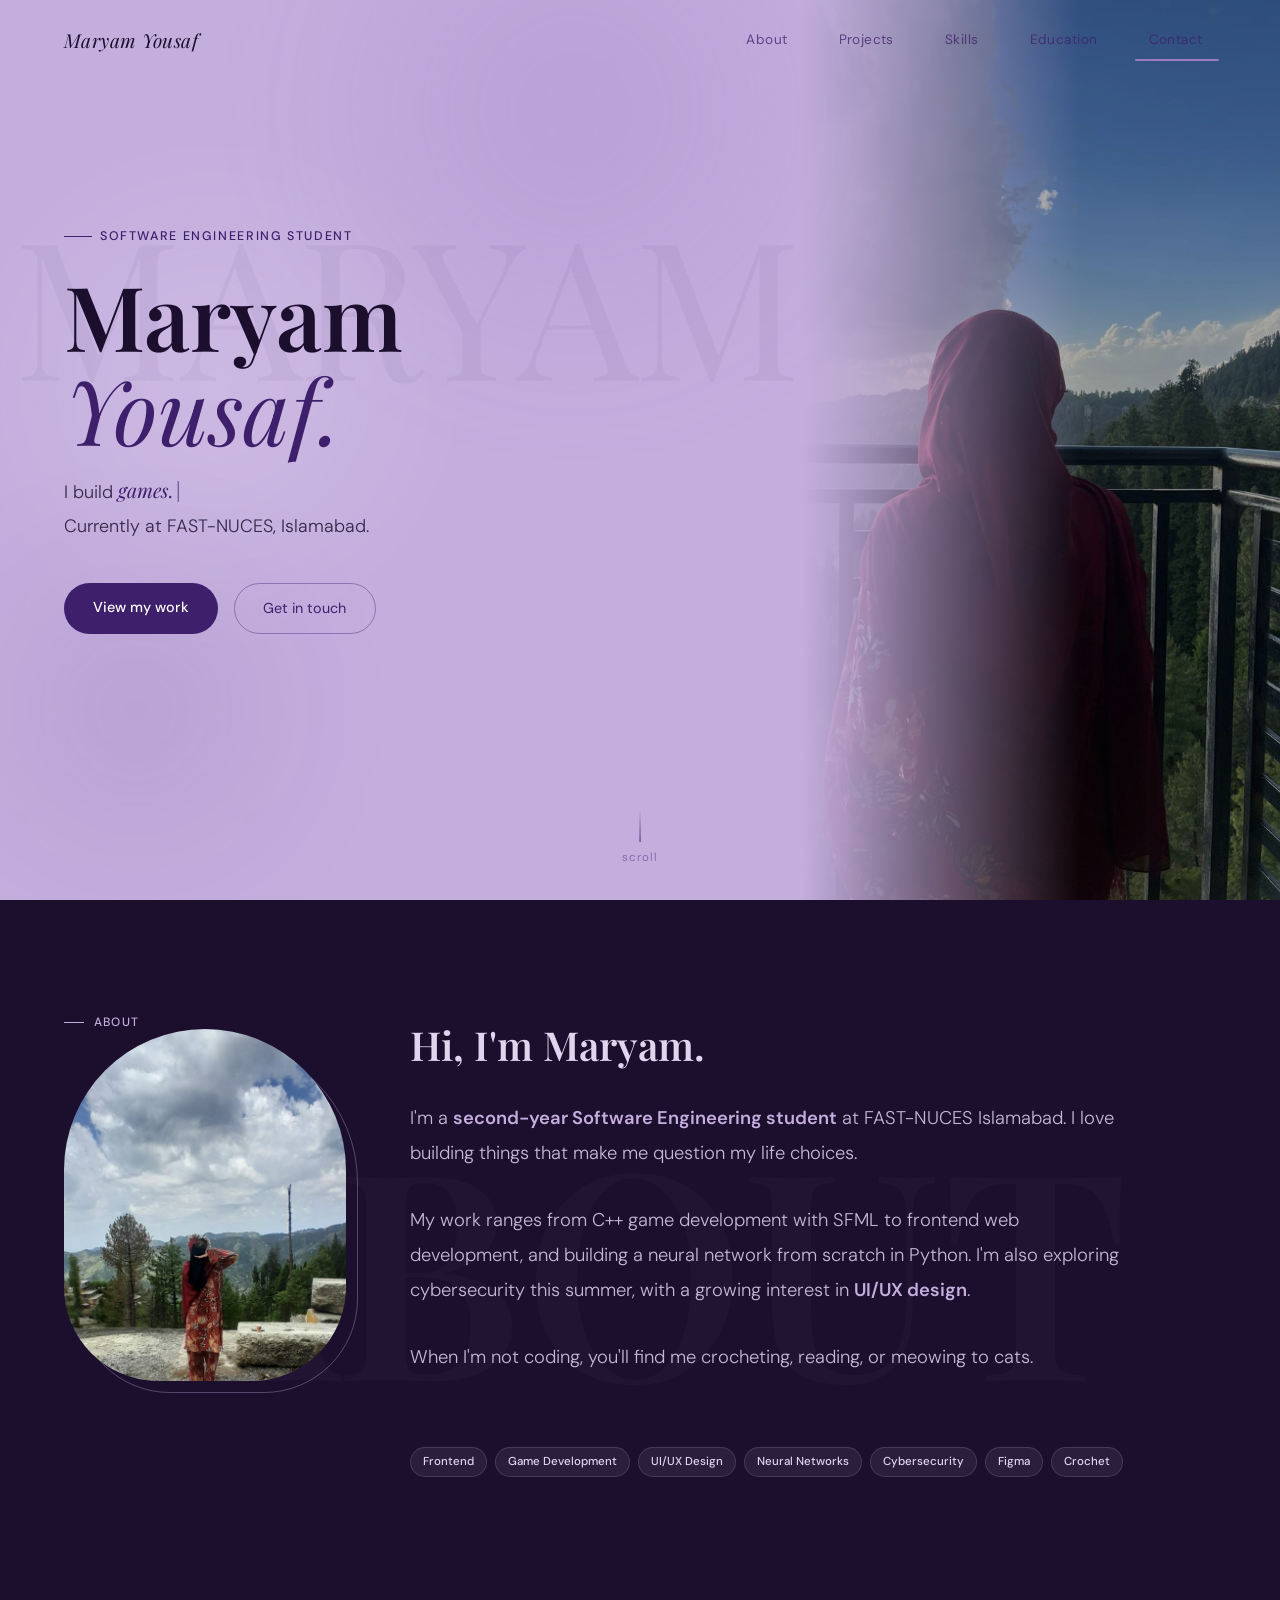
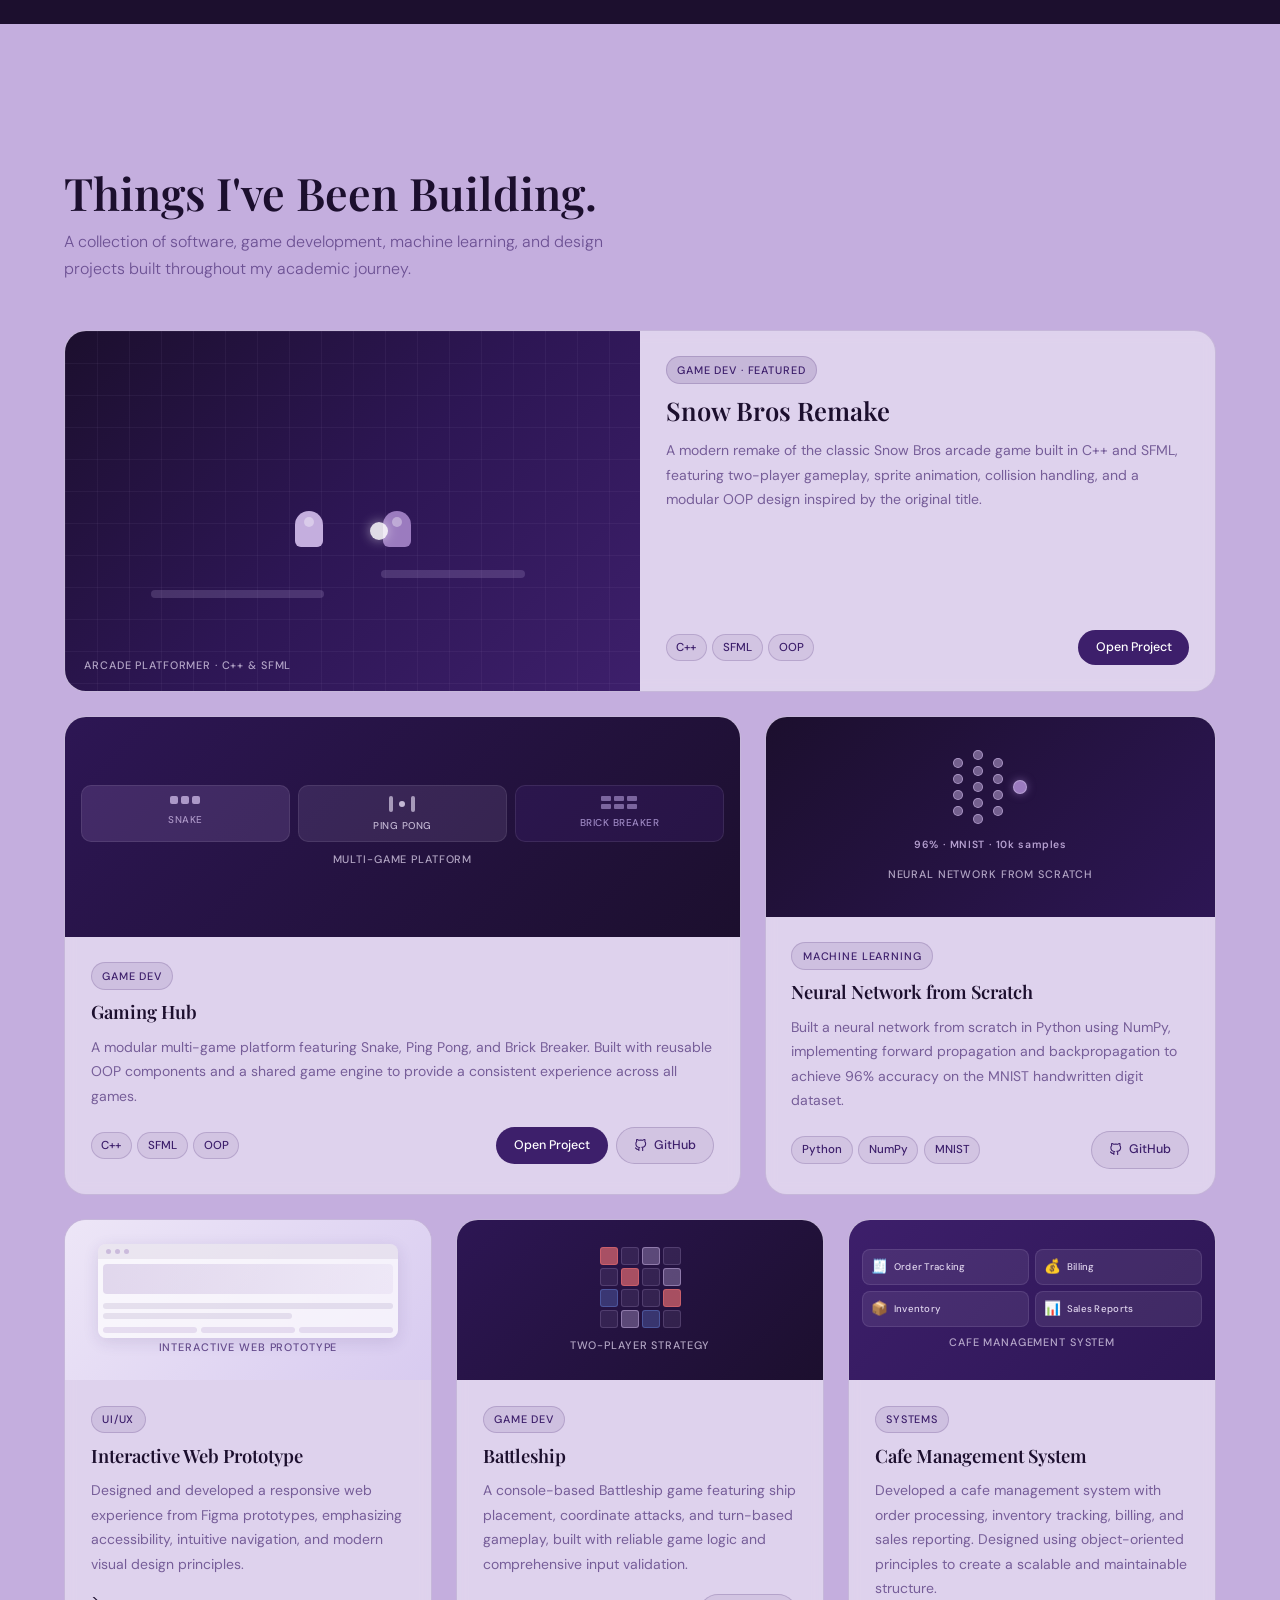
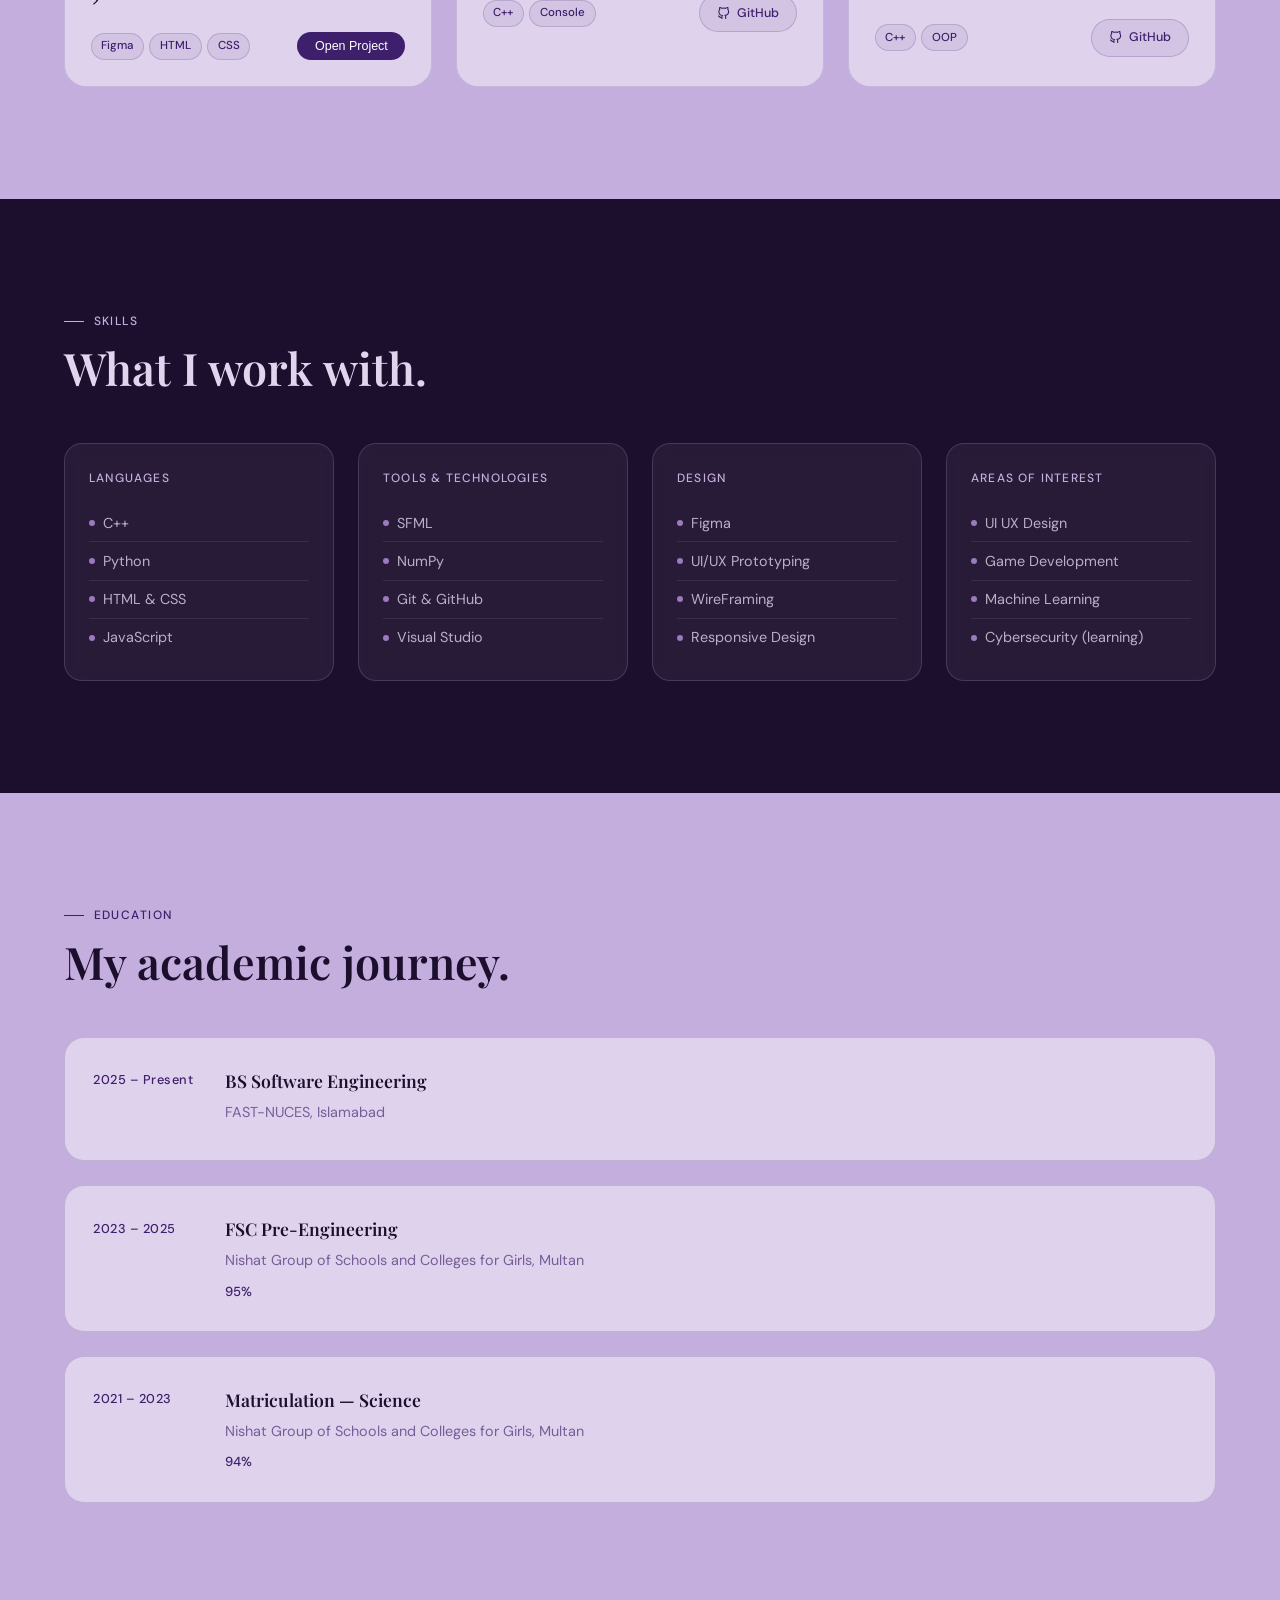
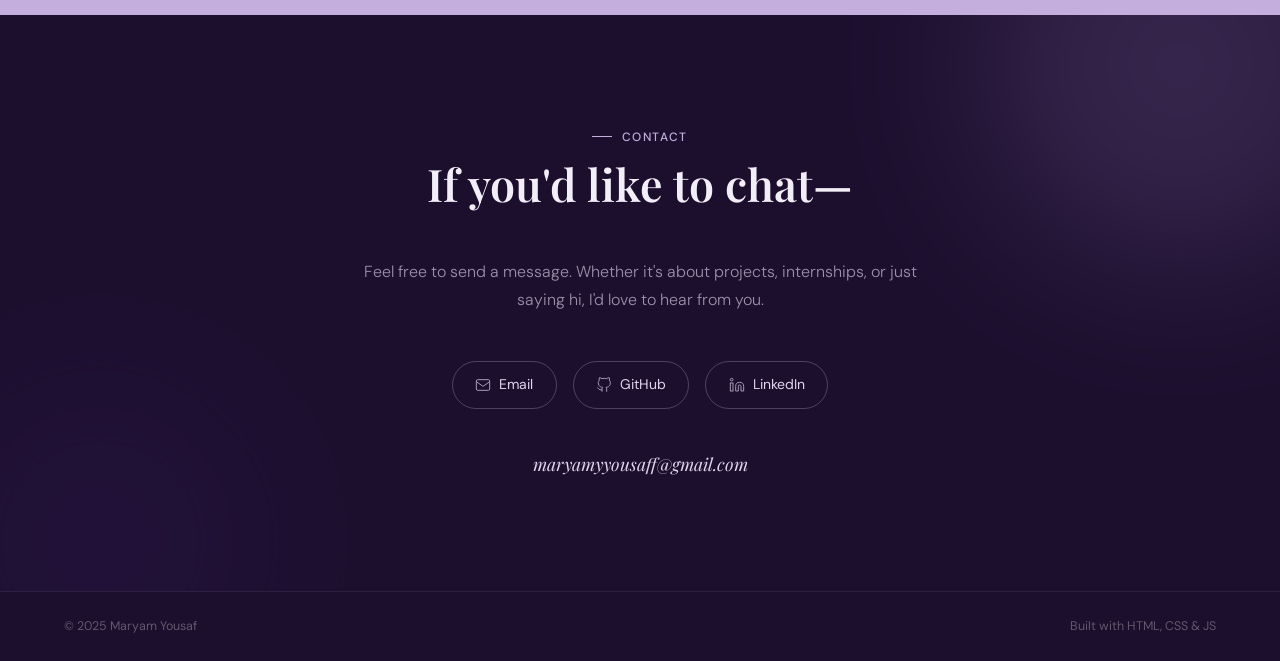
<file: index.html>
<!DOCTYPE html>
<html lang="en">
<head>
  <!-- Google tag (gtag.js) -->
<script async src="https://www.googletagmanager.com/gtag/js?id=G-E2N16GNQ7B"></script>
<script>
  window.dataLayer = window.dataLayer || [];
  function gtag(){dataLayer.push(arguments);}
  gtag('js', new Date());

  gtag('config', 'G-E2N16GNQ7B');
</script>
  <meta charset="UTF-8" />
  <meta name="viewport" content="width=device-width, initial-scale=1.0" />
  <title>Maryam Yousaf — Portfolio</title>
  <link rel="preconnect" href="https://fonts.googleapis.com" />
  <link rel="preconnect" href="https://fonts.gstatic.com" crossorigin />
  <link href="https://fonts.googleapis.com/css2?family=DM+Sans:ital,wght@0,300;0,400;0,500;1,300&family=Playfair+Display:ital,wght@0,400;0,600;1,400&display=swap" rel="stylesheet" />
  <link rel="stylesheet" href="css/style.css" />
</head>
<body>

  <!-- SCROLL PROGRESS BAR -->
  <div id="progress-bar"></div>

  <!-- NAV -->
  <nav id="navbar">
    <span class="nav-logo">Maryam Yousaf</span>
    <button class="nav-toggle" id="navToggle" aria-label="Toggle menu">
      <span></span><span></span><span></span>
    </button>
    <ul class="nav-links" id="navLinks">
      <div class="nav-pill" id="navPill"></div>
      <li><a href="#about">About</a></li>
      <li><a href="#projects">Projects</a></li>
      <li><a href="#skills">Skills</a></li>
      <li><a href="#education">Education</a></li>
      <li><a href="#contact">Contact</a></li>
    </ul>
  </nav>

  <!-- HERO -->
  <section id="hero">
    <!-- full-bleed photo on right side -->
    <div class="hero-photo-panel">
      <img src="images/mountain.jpeg" alt="Mountain view" class="hero-photo-bg" />
      <div class="hero-photo-fade"></div>
    </div>

    <div class="hero-bg-blob blob1"></div>
    <div class="hero-bg-blob blob2"></div>

    <div class="hero-layout">
      <!-- LEFT: text -->
      <div class="hero-inner">
        <div class="hero-eyebrow"><span></span> Software Engineering Student</div>
        <h1 class="hero-name">Maryam<br /><em>Yousaf.</em></h1>
        <p class="hero-subtitle">
          I build <span class="typewriter-wrap"><span id="typewriter"></span><span class="cursor">|</span></span><br />
          Currently at FAST-NUCES, Islamabad.
        </p>
        <div class="hero-ctas">
          <a href="#projects" class="btn-primary">View my work</a>
          <a href="#contact" class="btn-outline">Get in touch</a>
        </div>
      </div>
    </div>

    <div class="hero-scroll-hint">
      <div class="scroll-line"></div>
      scroll
    </div>
  </section>

  <!-- ABOUT -->
  <section id="about">
    <p class="section-label reveal">About</p>
    <div class="about-grid">
      <div class="about-photo-wrap reveal">
        <!--
          PHOTO OPTIONS — uncomment whichever you want:

          Option A: Illustrated portrait (recommended for aesthetic/privacy)
          <img src="images/illustration_portrait.webp" alt="Maryam Yousaf" class="about-photo" />

          Option B: Purple selfie
          <img src="images/profile_picture.jpg" alt="Maryam Yousaf" class="about-photo" />

          Option C: LinkedIn photo
          <img src="images/linkedin_pfp.jpeg" alt="Maryam Yousaf" class="about-photo" />
        -->
        <img src="images/Hero.jpeg" alt="Maryam Yousaf" class="about-photo" />
        <div class="about-photo-deco"></div>
      </div>
      <div class="about-text reveal">
        <h2 class="section-title" style="margin-bottom:0; margin-top:-0.5rem;">Hi, I'm Maryam.</h2>
        <p>I'm a <strong>second-year Software Engineering student</strong> at FAST-NUCES Islamabad. I love building things that make me question my life choices.</p>
        <p>My work ranges from C++ game development with SFML to frontend web development, and building a neural network from scratch in Python. I'm also exploring cybersecurity this summer, with a growing interest in <strong>UI/UX design</strong>.</p>
        <p>When I'm not coding, you'll find me crocheting, reading, or meowing to cats.</p>
        <div class="about-tags">
          <span class="tag">Frontend</span>
          <span class="tag">Game Development</span>
          <span class="tag">UI/UX Design</span>
          <span class="tag">Neural Networks</span>
          <span class="tag">Cybersecurity</span>
          <span class="tag">Figma</span>
          <span class="tag">Crochet</span>
        </div>
      </div>
    </div>
  </section>

  <!-- PROJECTS -->
  <section id="projects">
    <p class="section-label reveal">Projects</p>
    <h2 class="section-title reveal">Things I've Been Building.</h2>
    <p class="projects-intro reveal">A collection of software, game development, machine learning, and design projects built throughout my academic journey.</p>

    <!-- TIER 1: Featured — Snow Bros (full width) -->
    <div class="proj-featured reveal">
      <div class="proj-thumb proj-thumb--featured">
        <div class="proj-thumb-placeholder proj-thumb--snowbros">
          <div class="ppa-grid-bg"></div>
          <div class="ppa-chars">
            <div class="ppa-char ppa-char--1"></div>
            <div class="ppa-char ppa-char--2"></div>
          </div>
          <div class="ppa-snowball"></div>
          <div class="ppa-platforms">
            <div class="ppa-platform"></div>
            <div class="ppa-platform ppa-platform--2"></div>
          </div>
          <span class="proj-thumb-label">Arcade Platformer · C++ & SFML</span>
        </div>
        <div class="proj-thumb-overlay">
          <a href="./Snowbros.html" class="proj-overlay-btn">Open Project</a>
        </div>
      </div>
      <div class="proj-featured-body">
        <div class="proj-meta">
          <span class="project-tag proj-tag--featured">Game Dev · Featured</span>
          <!-- <span class="proj-year">2024</span> -->
        </div>
        <h3 class="project-title proj-featured-title">Snow Bros Remake</h3>
      

        <p class="project-desc">
A modern remake of the classic Snow Bros arcade game built in C++ and SFML, featuring two-player gameplay, sprite animation, collision handling, and a modular OOP design inspired by the original title.
</p>
        <div class="proj-footer">
          <div class="project-stack">
            <span class="stack-pill">C++</span>
            <span class="stack-pill">SFML</span>
            <span class="stack-pill">OOP</span>
          </div>
          <div class="proj-actions">
            <a href="Snowbros.html" class="proj-btn proj-btn--primary">Open Project</a>
          </div>
        </div>
      </div>
    </div>

    <!-- TIER 2: Secondary large cards -->
    <div class="proj-tier2 reveal">

      <div class="proj-secondary">
        <div class="proj-thumb proj-thumb--secondary">
          <div class="proj-thumb-placeholder proj-thumb--gaminghub">
            <div class="ppa-hub-grid">
              <div class="hub-cell hub-snake">
                <div class="hub-snake-body"><div></div><div></div><div></div></div>
                <span>Snake</span>
              </div>
              <div class="hub-cell hub-pong">
                <div class="hub-pong-vis"><div class="hub-paddle"></div><div class="hub-ball"></div><div class="hub-paddle"></div></div>
                <span>Ping Pong</span>
              </div>
              <div class="hub-cell hub-brick">
                <div class="hub-brick-rows"><div class="hub-brick-row"><div></div><div></div><div></div></div><div class="hub-brick-row"><div></div><div></div><div></div></div></div>
                <span>Brick Breaker</span>
              </div>
            </div>
            <span class="proj-thumb-label">Multi-game Platform</span>
          </div>
          <div class="proj-thumb-overlay">
            <a href="GamingHub.html" class="proj-overlay-btn">Open Project</a>
          </div>
        </div>
        <div class="proj-card-body">
          <div class="proj-meta">
            <span class="project-tag">Game Dev</span>
            <!-- <span class="proj-year">2024</span> -->
          </div>
          <h3 class="project-title">Gaming Hub</h3>
   
          <p class="project-desc">
A modular multi-game platform featuring Snake, Ping Pong, and Brick Breaker. Built with reusable OOP components and a shared game engine to provide a consistent experience across all games.
</p>
          <div class="proj-footer">
            <div class="project-stack">
              <span class="stack-pill">C++</span>
              <span class="stack-pill">SFML</span>
              <span class="stack-pill">OOP</span>
            </div>
            <div class="proj-actions">
              <a href="GamingHub.html" class="proj-btn proj-btn--primary">Open Project</a>
              <a href="https://github.com/meowryam/Gaming-Hub" target="_blank" rel="noopener" class="proj-btn proj-btn--github">
                <svg width="13" height="13" viewBox="0 0 24 24" fill="none" stroke="currentColor" stroke-width="2"><path d="M9 19c-5 1.5-5-2.5-7-3m14 6v-3.87a3.37 3.37 0 0 0-.94-2.61c3.14-.35 6.44-1.54 6.44-7A5.44 5.44 0 0 0 20 4.77 5.07 5.07 0 0 0 19.91 1S18.73.65 16 2.48a13.38 13.38 0 0 0-7 0C6.27.65 5.09 1 5.09 1A5.07 5.07 0 0 0 5 4.77a5.44 5.44 0 0 0-1.5 3.78c0 5.42 3.3 6.61 6.44 7A3.37 3.37 0 0 0 9 18.13V22"/></svg>
                GitHub
              </a>
            </div>
          </div>
        </div>
      </div>

      <div class="proj-medium">
        <div class="proj-thumb proj-thumb--medium">
          <div class="proj-thumb-placeholder proj-thumb--nn">
            <div class="nn-vis">
              <div class="nn-layer nn-input">
                <div class="nn-node"></div><div class="nn-node"></div><div class="nn-node"></div><div class="nn-node"></div>
              </div>
              <div class="nn-layer nn-hidden">
                <div class="nn-node"></div><div class="nn-node"></div><div class="nn-node"></div><div class="nn-node"></div><div class="nn-node"></div>
              </div>
              <div class="nn-layer nn-hidden2">
                <div class="nn-node"></div><div class="nn-node"></div><div class="nn-node"></div><div class="nn-node"></div>
              </div>
              <div class="nn-layer nn-output">
                <div class="nn-node nn-node--out"></div>
              </div>
            </div>
            <div class="nn-accuracy">96% · MNIST · 10k samples</div>
            <span class="proj-thumb-label">Neural Network from Scratch</span>
          </div>
          <div class="proj-thumb-overlay">
          </div>
        </div>
        <div class="proj-card-body">
          <div class="proj-meta">
            <span class="project-tag">Machine Learning</span>
            <!-- <span class="proj-year">2024</span> -->
          </div>
          <h3 class="project-title">Neural Network from Scratch</h3>
        
         <p class="project-desc">
Built a neural network from scratch in Python using NumPy, implementing forward propagation and backpropagation to achieve 96% accuracy on the MNIST handwritten digit dataset.
</p>
         
          <div class="proj-footer">
            <div class="project-stack">
              <span class="stack-pill">Python</span>
              <span class="stack-pill">NumPy</span>
              <span class="stack-pill">MNIST</span>
            </div>
            <div class="proj-actions">
              <a href="https://github.com/meowryam/mvc-mlp" target="_blank" rel="noopener" class="proj-btn proj-btn--github">
                <svg width="13" height="13" viewBox="0 0 24 24" fill="none" stroke="currentColor" stroke-width="2"><path d="M9 19c-5 1.5-5-2.5-7-3m14 6v-3.87a3.37 3.37 0 0 0-.94-2.61c3.14-.35 6.44-1.54 6.44-7A5.44 5.44 0 0 0 20 4.77 5.07 5.07 0 0 0 19.91 1S18.73.65 16 2.48a13.38 13.38 0 0 0-7 0C6.27.65 5.09 1 5.09 1A5.07 5.07 0 0 0 5 4.77a5.44 5.44 0 0 0-1.5 3.78c0 5.42 3.3 6.61 6.44 7A3.37 3.37 0 0 0 9 18.13V22"/></svg>
                GitHub
              </a>
            </div>
          </div>
        </div>
      </div>

    </div>

    <!-- TIER 3: Standard small cards -->
    <div class="proj-tier3 reveal">

      <div class="proj-standard">
        <div class="proj-thumb proj-thumb--standard">
          <div class="proj-thumb-placeholder proj-thumb--uiux">
            <div class="uiux-mockup">
              <div class="uiux-bar"><div class="uiux-dot"></div><div class="uiux-dot"></div><div class="uiux-dot"></div></div>
              <div class="uiux-hero-block"></div>
              <div class="uiux-rows">
                <div class="uiux-row"></div>
                <div class="uiux-row uiux-row--short"></div>
                <div class="uiux-nav"><div></div><div></div><div></div></div>
              </div>
            </div>
            <span class="proj-thumb-label">Interactive Web Prototype</span>
          </div>
          <div class="proj-thumb-overlay">
            <button type="button" class="proj-overlay-btn" onclick="openUiuxSlideshow()">Open Project</button>
          </div>
        </div>
        <div class="proj-card-body">
          <div class="proj-meta"><span class="project-tag">UI/UX</span></div>
          <h3 class="project-title">Interactive Web Prototype</h3>
     <p class="project-desc">
Designed and developed a responsive web experience from Figma prototypes, emphasizing accessibility, intuitive navigation, and modern visual design principles.
</p>>
          <div class="proj-footer">
            <div class="project-stack">
              <span class="stack-pill">Figma</span><span class="stack-pill">HTML</span><span class="stack-pill">CSS</span>
            </div>
            <div class="proj-actions">
            <button class="proj-btn proj-btn--primary" onclick="openUiuxSlideshow()">Open Project</button>
            </div>
          </div>
        </div>
      </div>

      <div class="proj-standard">
        <div class="proj-thumb proj-thumb--standard">
          <div class="proj-thumb-placeholder proj-thumb--battleship">
            <div class="bs-grid">
              <div class="bs-cell bs-hit"></div><div class="bs-cell"></div><div class="bs-cell bs-ship"></div><div class="bs-cell"></div>
              <div class="bs-cell"></div><div class="bs-cell bs-hit"></div><div class="bs-cell"></div><div class="bs-cell bs-ship"></div>
              <div class="bs-cell bs-miss"></div><div class="bs-cell"></div><div class="bs-cell"></div><div class="bs-cell bs-hit"></div>
              <div class="bs-cell"></div><div class="bs-cell bs-ship"></div><div class="bs-cell bs-miss"></div><div class="bs-cell"></div>
            </div>
            <span class="proj-thumb-label">Two-player Strategy</span>
          </div>
          <div class="proj-thumb-overlay">
          </div>
        </div>
        <div class="proj-card-body">
          <div class="proj-meta"><span class="project-tag">Game Dev</span></div>
          <h3 class="project-title">Battleship</h3>
<p class="project-desc">
A console-based Battleship game featuring ship placement, coordinate attacks, and turn-based gameplay, built with reliable game logic and comprehensive input validation.
</p>

      
          <div class="proj-footer">
            <div class="project-stack">
              <span class="stack-pill">C++</span><span class="stack-pill">Console</span>
            </div>
            <div class="proj-actions">
              <a href="https://github.com/meowryam/battleship-cpp" target="_blank" rel="noopener" class="proj-btn proj-btn--github">
                <svg width="13" height="13" viewBox="0 0 24 24" fill="none" stroke="currentColor" stroke-width="2"><path d="M9 19c-5 1.5-5-2.5-7-3m14 6v-3.87a3.37 3.37 0 0 0-.94-2.61c3.14-.35 6.44-1.54 6.44-7A5.44 5.44 0 0 0 20 4.77 5.07 5.07 0 0 0 19.91 1S18.73.65 16 2.48a13.38 13.38 0 0 0-7 0C6.27.65 5.09 1 5.09 1A5.07 5.07 0 0 0 5 4.77a5.44 5.44 0 0 0-1.5 3.78c0 5.42 3.3 6.61 6.44 7A3.37 3.37 0 0 0 9 18.13V22"/></svg>
                GitHub
              </a>
            </div>
          </div>
        </div>
      </div>

      <div class="proj-standard">
        <div class="proj-thumb proj-thumb--standard">
          <div class="proj-thumb-placeholder proj-thumb--cafe">
            <div class="cafe-features">
              <div class="cafe-feat"><span class="cafe-icon">🧾</span><span>Order Tracking</span></div>
              <div class="cafe-feat"><span class="cafe-icon">💰</span><span>Billing</span></div>
              <div class="cafe-feat"><span class="cafe-icon">📦</span><span>Inventory</span></div>
              <div class="cafe-feat"><span class="cafe-icon">📊</span><span>Sales Reports</span></div>
            </div>
            <span class="proj-thumb-label">Cafe Management System</span>
          </div>
          <div class="proj-thumb-overlay">
          </div>
        </div>
        <div class="proj-card-body">
          <div class="proj-meta"><span class="project-tag">Systems</span></div>
          <h3 class="project-title">Cafe Management System</h3>
          <p class="project-desc">Developed a cafe management system with order processing, inventory tracking, billing, and sales reporting. Designed using object-oriented principles to create a scalable and maintainable structure.</p>
          <div class="proj-footer">
            <div class="project-stack">
              <span class="stack-pill">C++</span><span class="stack-pill">OOP</span>
            </div>
            <div class="proj-actions">
              <a href="https://github.com/meowryam/spillthetea/tree/main" target="_blank" rel="noopener" class="proj-btn proj-btn--github">
                <svg width="13" height="13" viewBox="0 0 24 24" fill="none" stroke="currentColor" stroke-width="2"><path d="M9 19c-5 1.5-5-2.5-7-3m14 6v-3.87a3.37 3.37 0 0 0-.94-2.61c3.14-.35 6.44-1.54 6.44-7A5.44 5.44 0 0 0 20 4.77 5.07 5.07 0 0 0 19.91 1S18.73.65 16 2.48a13.38 13.38 0 0 0-7 0C6.27.65 5.09 1 5.09 1A5.07 5.07 0 0 0 5 4.77a5.44 5.44 0 0 0-1.5 3.78c0 5.42 3.3 6.61 6.44 7A3.37 3.37 0 0 0 9 18.13V22"/></svg>
                GitHub
              </a>
            </div>
          </div>
        </div>
      </div>

    </div>
  </section>

  <!-- SKILLS -->
  <section id="skills">
    <p class="section-label reveal">Skills</p>
    <h2 class="section-title reveal">What I work with.</h2>
    <div class="skills-grid">
      <div class="skill-group reveal">
        <p class="skill-group-title">Languages</p>
        <ul class="skill-list">
          <li><span class="skill-dot"></span>C++</li>
          <li><span class="skill-dot"></span>Python</li>
          <li><span class="skill-dot"></span>HTML &amp; CSS</li>
          <li><span class="skill-dot"></span>JavaScript</li>
        </ul>
      </div>
      <div class="skill-group reveal">
        <p class="skill-group-title">Tools &amp; Technologies</p>
        <ul class="skill-list">
          <li><span class="skill-dot"></span>SFML</li>
          <li><span class="skill-dot"></span>NumPy</li>
          <li><span class="skill-dot"></span>Git &amp; GitHub</li>
          <li><span class="skill-dot"></span>Visual Studio</li>
        </ul>
      </div>
      <div class="skill-group reveal">
        <p class="skill-group-title">Design</p>
        <ul class="skill-list">
          <li><span class="skill-dot"></span>Figma</li>
          <li><span class="skill-dot"></span>UI/UX Prototyping</li>
          <li><span class="skill-dot"></span>WireFraming</li>
          <li><span class="skill-dot"></span>Responsive Design</li>
        </ul>
      </div>
      <div class="skill-group reveal">
        <p class="skill-group-title">Areas of Interest</p>
        <ul class="skill-list">
          <li><span class="skill-dot"></span>UI UX Design</li>
          <li><span class="skill-dot"></span>Game Development</li>
          <li><span class="skill-dot"></span>Machine Learning</li>
          <li><span class="skill-dot"></span>Cybersecurity (learning)</li>
        </ul>
      </div>
    </div>
  </section>

  <!-- EDUCATION -->
  <section id="education">
    <p class="section-label reveal">Education</p>
    <h2 class="section-title reveal">My academic journey.</h2>
    <div class="edu-list">
      <div class="edu-card reveal">
        <div class="edu-year">2025 – Present</div>
        <div class="edu-info">
          <p class="edu-degree">BS Software Engineering</p>
          <p class="edu-school">FAST-NUCES, Islamabad</p>
          <!-- <p class="edu-detail"></p> -->
        </div>
      </div>
      <div class="edu-card reveal">
        <div class="edu-year">2023 – 2025</div>
        <div class="edu-info">
          <p class="edu-degree">FSC Pre-Engineering</p>
          <p class="edu-school">Nishat Group of Schools and Colleges for Girls, Multan</p>
          <p class="edu-detail">95%</p>
        </div>
      </div>
      <div class="edu-card reveal">
        <div class="edu-year">2021 – 2023</div>
        <div class="edu-info">
          <p class="edu-degree">Matriculation — Science</p>
          <p class="edu-school">Nishat Group of Schools and Colleges for Girls, Multan</p>
          <p class="edu-detail">94%</p>
        </div>
      </div>
    </div>
  </section>

  <!-- CONTACT -->
  <section id="contact">
    <div class="contact-blob cb1"></div>
    <div class="contact-blob cb2"></div>
    <div class="contact-inner">
      <p class="section-label reveal">Contact</p>
      <h2 class="section-title reveal">If you'd like to chat—</h2>
      <p class="contact-sub reveal">Feel free to send a message. Whether it's about projects, internships, or just saying hi, I'd love to hear from you.</p>
      <div class="contact-links reveal">
        <a href="mailto:maryamyyousaff@gmail.com" class="contact-link">
          <svg width="16" height="16" viewBox="0 0 24 24" fill="none" stroke="currentColor" stroke-width="1.5"><rect x="2" y="4" width="20" height="16" rx="2"/><path d="m2 7 10 7 10-7"/></svg>
          Email
        </a>
        <a href="https://github.com/meowryam" target="_blank" rel="noopener" class="contact-link">
          <svg width="16" height="16" viewBox="0 0 24 24" fill="none" stroke="currentColor" stroke-width="1.5"><path d="M9 19c-5 1.5-5-2.5-7-3m14 6v-3.87a3.37 3.37 0 0 0-.94-2.61c3.14-.35 6.44-1.54 6.44-7A5.44 5.44 0 0 0 20 4.77 5.07 5.07 0 0 0 19.91 1S18.73.65 16 2.48a13.38 13.38 0 0 0-7 0C6.27.65 5.09 1 5.09 1A5.07 5.07 0 0 0 5 4.77a5.44 5.44 0 0 0-1.5 3.78c0 5.42 3.3 6.61 6.44 7A3.37 3.37 0 0 0 9 18.13V22"/></svg>
          GitHub
        </a>
        <a href="https://www.linkedin.com/in/maryam-y-20a71a3a6/f" target="_blank" rel="noopener" class="contact-link">
          <svg width="16" height="16" viewBox="0 0 24 24" fill="none" stroke="currentColor" stroke-width="1.5"><path d="M16 8a6 6 0 0 1 6 6v7h-4v-7a2 2 0 0 0-2-2 2 2 0 0 0-2 2v7h-4v-7a6 6 0 0 1 6-6z"/><rect x="2" y="9" width="4" height="12"/><circle cx="4" cy="4" r="2"/></svg>
          LinkedIn
        </a>

      </div>
      <p class="contact-email reveal">maryamyyousaff@gmail.com</p>
    </div>
  </section>

  <!-- FOOTER -->
  <footer>
    <span>© 2025 Maryam Yousaf</span>
    <span>Built with HTML, CSS &amp; JS</span>
  </footer>

  <!-- ===================================================
       UI/UX PROJECT SLIDESHOW MODAL
       Triggered by the "Open Project" buttons on the
       Interactive Web Prototype card. Auto-advances through
       the screenshots; dots + arrows let the user override.
       =================================================== -->
  <div class="uiux-modal" id="uiuxModal" role="dialog" aria-modal="true" aria-label="Interactive Web Prototype screenshots">
    <div class="uiux-modal-backdrop" id="uiuxModalBackdrop"></div>
    <div class="uiux-modal-content">
      <button type="button" class="uiux-modal-close" id="uiuxModalClose" aria-label="Close slideshow">&times;</button>

      <div class="uiux-slideshow">
        <button type="button" class="uiux-arrow uiux-arrow--prev" id="uiuxPrev" aria-label="Previous image">&#8249;</button>

        <div class="uiux-slides" id="uiuxSlides">
          <img src="images/figma1.png" alt="Knothaus prototype — About Us page" class="uiux-slide active" />
          <img src="images/figma2.png" alt="Knothaus prototype — Contact page" class="uiux-slide" />
          <img src="images/figma3.png" alt="Knothaus prototype — Product detail page" class="uiux-slide" />
          <img src="images/figma4.png" alt="Knothaus prototype — Shop listing page" class="uiux-slide" />
          <img src="images/figma5.png" alt="Knothaus prototype — Login page" class="uiux-slide" />
          <img src="images/figma6.png" alt="Knothaus prototype — Checkout page" class="uiux-slide" />
        </div>

        <button type="button" class="uiux-arrow uiux-arrow--next" id="uiuxNext" aria-label="Next image">&#8250;</button>
      </div>

      <div class="uiux-dots" id="uiuxDots">
        <button type="button" class="uiux-dot-btn active" data-index="0" aria-label="Go to image 1"></button>
        <button type="button" class="uiux-dot-btn" data-index="1" aria-label="Go to image 2"></button>
        <button type="button" class="uiux-dot-btn" data-index="2" aria-label="Go to image 3"></button>
        <button type="button" class="uiux-dot-btn" data-index="3" aria-label="Go to image 4"></button>
        <button type="button" class="uiux-dot-btn" data-index="4" aria-label="Go to image 5"></button>
        <button type="button" class="uiux-dot-btn" data-index="5" aria-label="Go to image 6"></button>
      </div>
    </div>
  </div>

  <script src="js/script.js"></script>
</body>
</html>
</file>
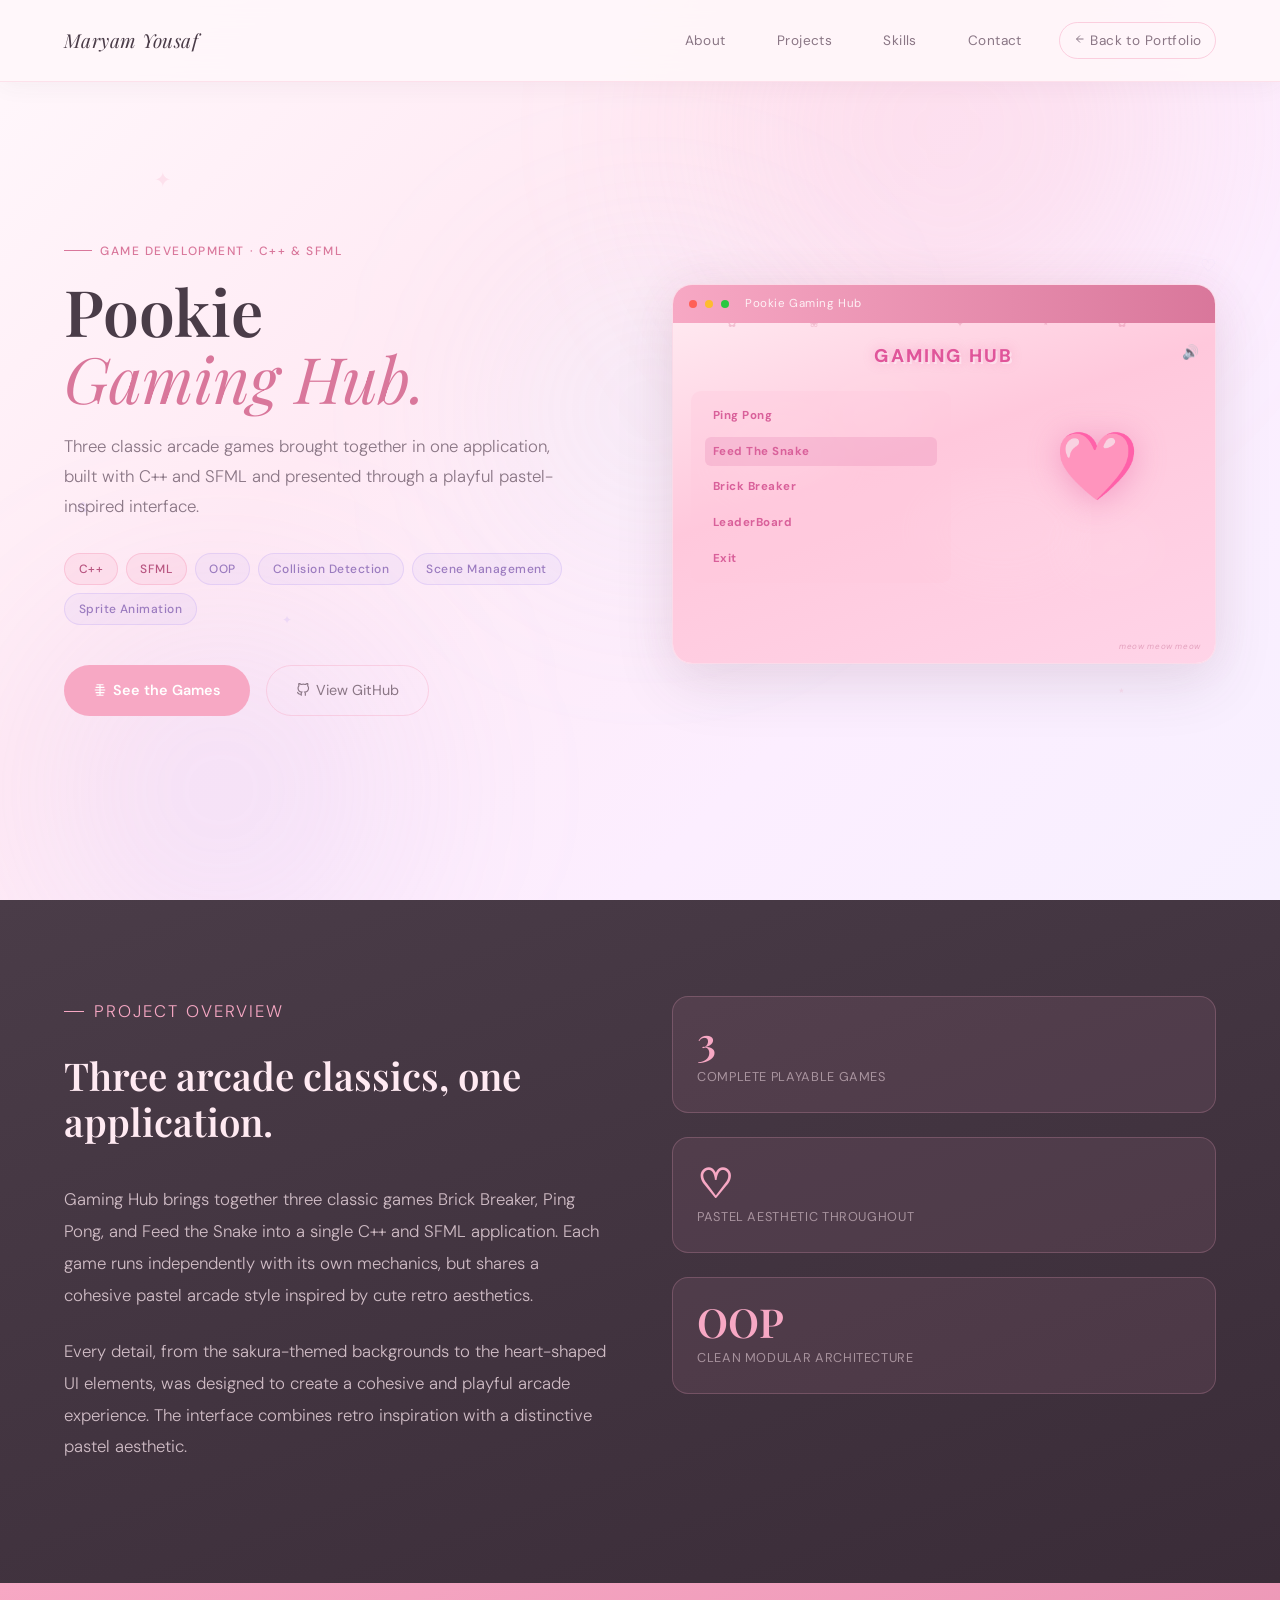
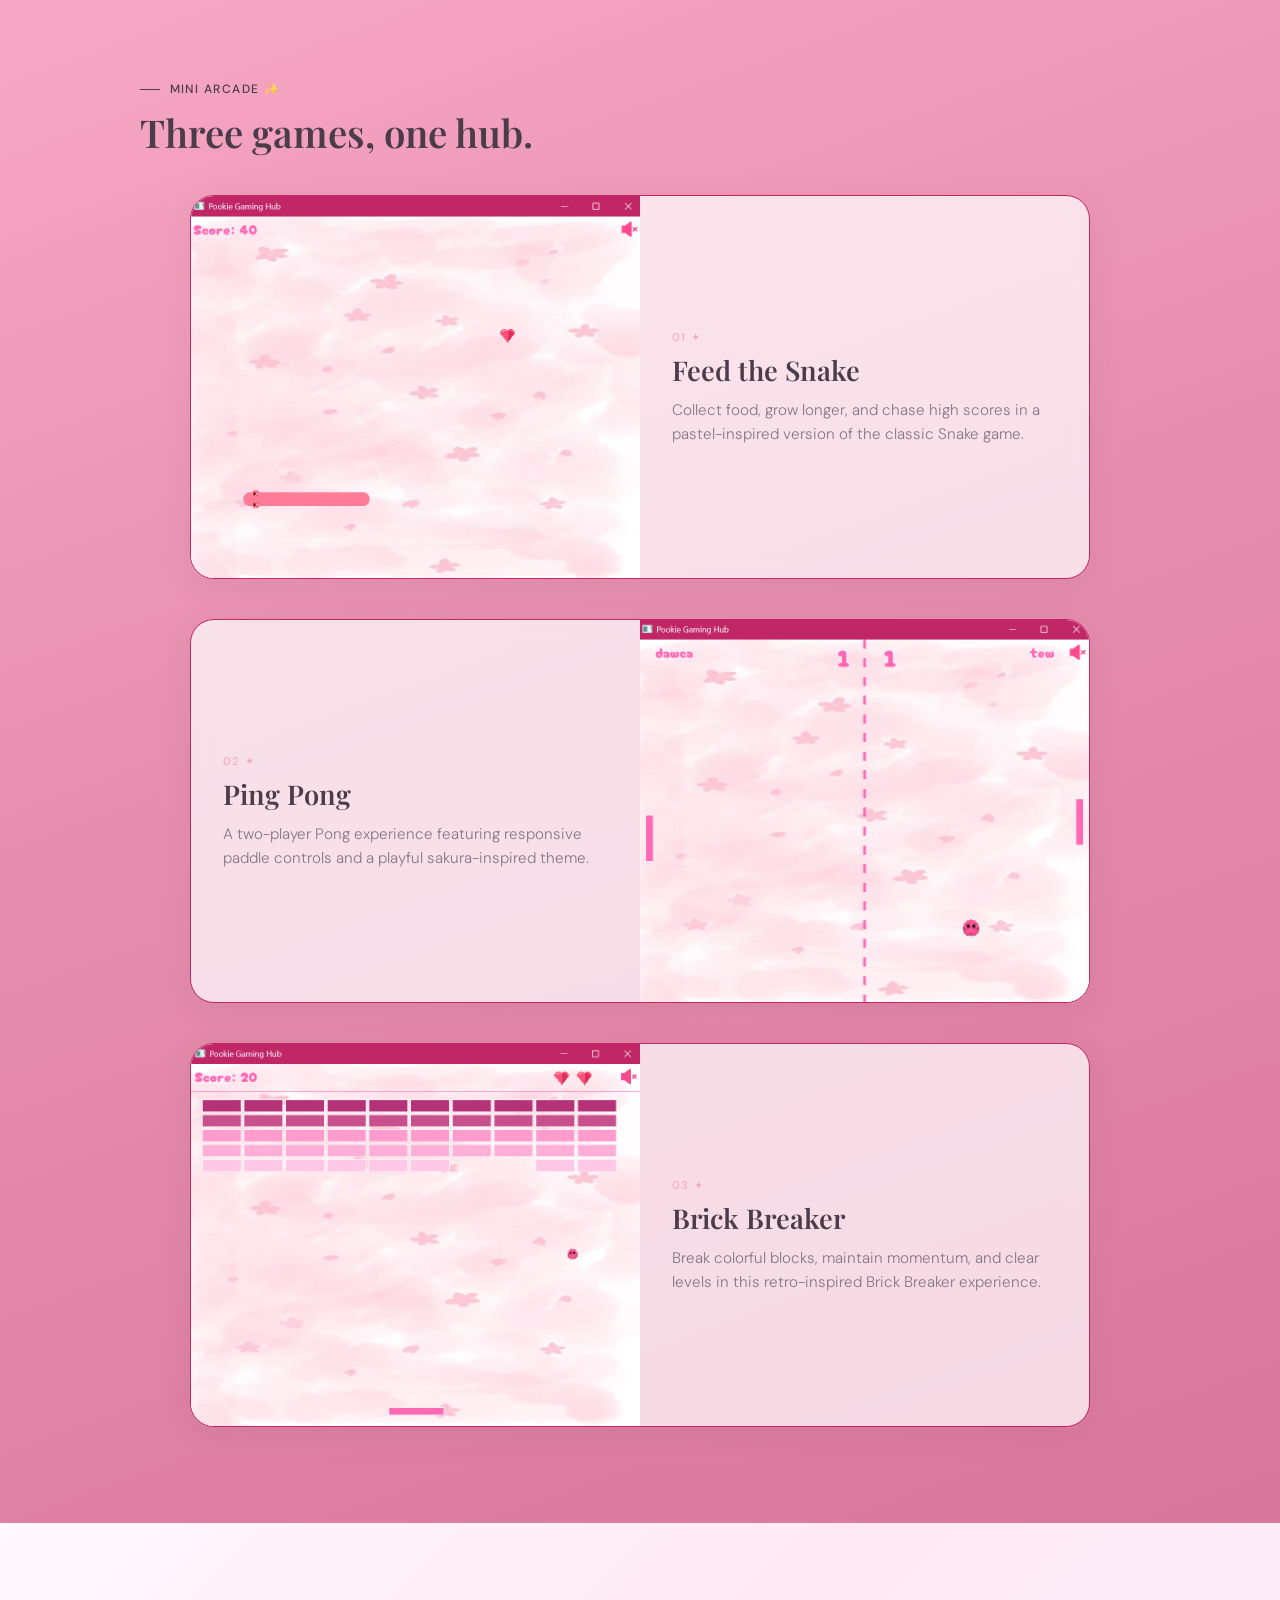
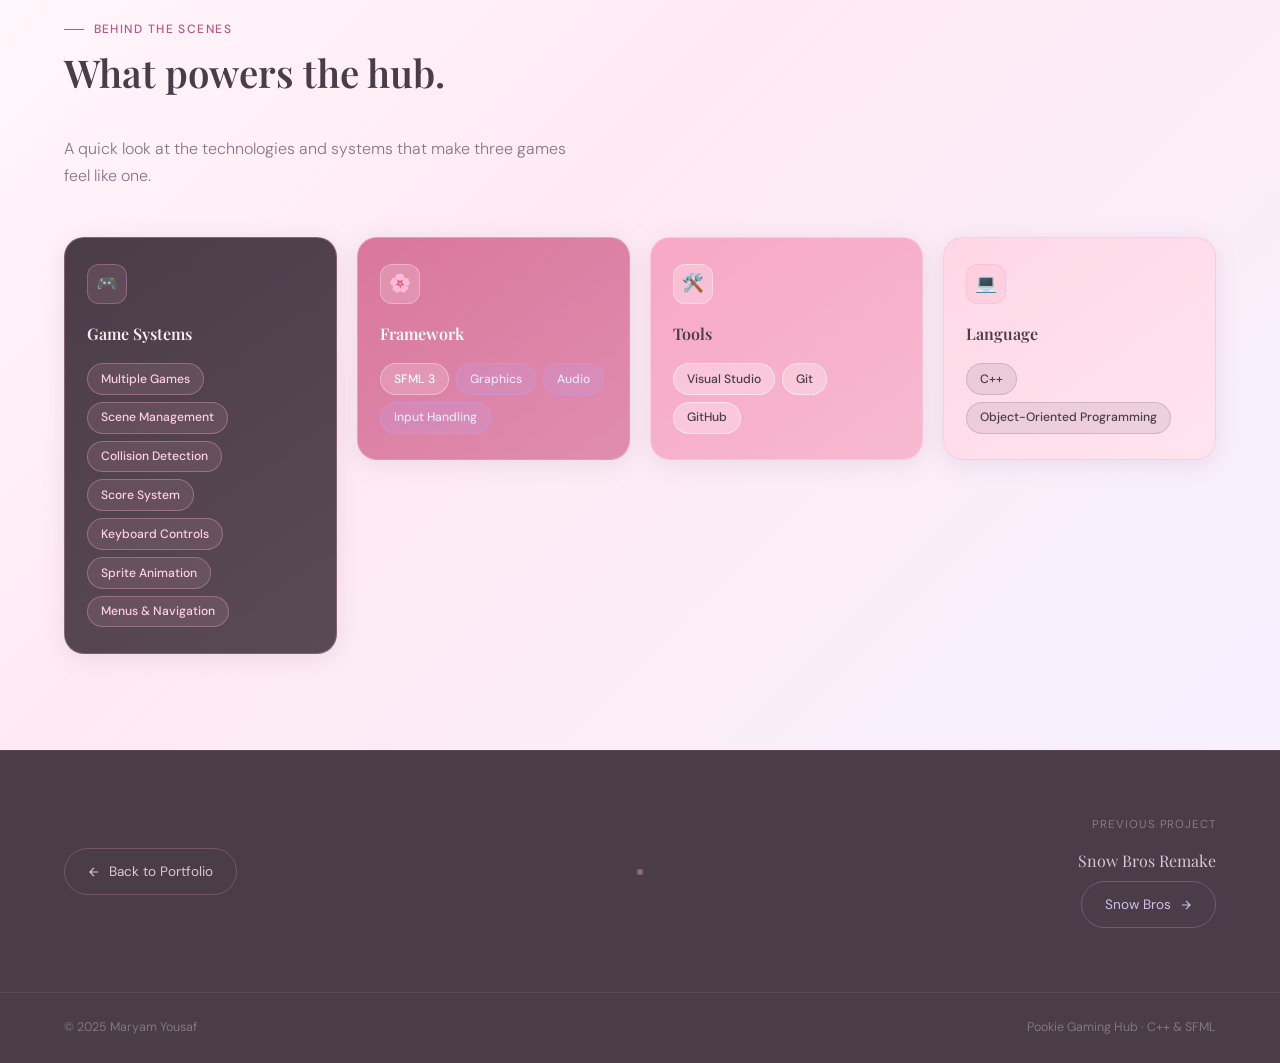
<file: GamingHub.html>
<!DOCTYPE html>
<html lang="en">
<head>
  <!-- Google tag (gtag.js) -->
<script async src="https://www.googletagmanager.com/gtag/js?id=G-E2N16GNQ7B"></script>
<script>
  window.dataLayer = window.dataLayer || [];
  function gtag(){dataLayer.push(arguments);}
  gtag('js', new Date());

  gtag('config', 'G-E2N16GNQ7B');
</script>
  <meta charset="UTF-8" />
  <meta name="viewport" content="width=device-width, initial-scale=1.0" />
  <title>Gaming Hub — Maryam Yousaf</title>
  <link rel="preconnect" href="https://fonts.googleapis.com" />
  <link rel="preconnect" href="https://fonts.gstatic.com" crossorigin />
  <link href="https://fonts.googleapis.com/css2?family=DM+Sans:ital,wght@0,300;0,400;0,500;1,300&family=Playfair+Display:ital,wght@0,400;0,600;1,400&display=swap" rel="stylesheet" />
  <style>
    :root {
      --pink-bg:      #FFF7FA;
      --pink-card:    #FFEAF2;
      --pink-soft:    #FFD7E6;
      --rose:         #F7A8C4;
      --rose-dark:    #D9779B;
      --rose-darker:  #B85580;
      --lavender:     #DCCEF8;
      --purple-soft:  #BCA4F6;
      --cream:        #FFFDFD;
      --text-dark:    #4A3C48;
      --text-muted:   #8A7685;
      --accent-blue:  #B7E3F7;
      --white:        #FFF7FA;
      --lavender-mid: #9B7BBF;
      --purple-dk:    #1C0F2E;
    }

    *, *::before, *::after { box-sizing: border-box; margin: 0; padding: 0; }
    html { scroll-behavior: smooth; }

    body {
      font-family: 'DM Sans', sans-serif;
      background: var(--white);
      color: var(--text-dark);
      line-height: 1.7;
      overflow-x: hidden;
    }

    .star {
      position: fixed;
      pointer-events: none;
      font-size: 14px;
      opacity: 0;
      z-index: 9999;
      animation: starFade 0.8s ease forwards;
      user-select: none;
    }
    @keyframes starFade {
      0%   { opacity: 1; transform: scale(1) translateY(0); }
      100% { opacity: 0; transform: scale(0.3) translateY(-20px); }
    }

    #progress-bar {
      position: fixed;
      top: 0; left: 0;
      height: 2px;
      width: 0%;
      background: linear-gradient(to right, var(--rose), var(--purple-soft), var(--rose-dark));
      z-index: 200;
      transition: width 0.1s linear;
      pointer-events: none;
    }

    nav {
      position: fixed;
      top: 0; left: 0; right: 0;
      z-index: 100;
      display: flex;
      justify-content: space-between;
      align-items: center;
      padding: 1.4rem 5%;
      background: rgba(255, 247, 250, 0.92);
      backdrop-filter: blur(16px);
      -webkit-backdrop-filter: blur(16px);
      border-bottom: 1px solid rgba(247, 168, 196, 0.28);
      box-shadow: 0 2px 24px rgba(74, 60, 72, 0.06);
      transition: transform 0.35s ease, padding 0.35s ease;
    }
    nav.hide { transform: translateY(-100%); }

    .nav-logo {
      font-family: 'Playfair Display', serif;
      font-size: 1.2rem;
      color: var(--text-dark);
      font-style: italic;
      letter-spacing: 0.02em;
      text-decoration: none;
    }

    .nav-links {
      display: flex;
      align-items: center;
      gap: 1.5rem;
      list-style: none;
    }
    .nav-links a {
      text-decoration: none;
      font-size: 0.85rem;
      font-weight: 400;
      color: var(--text-muted);
      letter-spacing: 0.03em;
      padding: 0.35rem 0.85rem;
      border-radius: 100px;
      display: block;
      transition: color 0.2s;
      white-space: nowrap;
    }
    .nav-links a:hover { color: var(--rose-darker); }

    .nav-back-btn {
      display: inline-flex;
      align-items: center;
      gap: 0.4rem;
      padding: 0.45rem 1rem;
      background: transparent;
      border: 1px solid rgba(247,168,196,0.5);
      border-radius: 100px;
      color: var(--rose-darker);
      font-size: 0.8rem;
      font-weight: 500;
      text-decoration: none;
      transition: background 0.2s, border-color 0.2s;
    }
    .nav-back-btn:hover {
      background: rgba(247,168,196,0.12);
      border-color: var(--rose);
    }

    .nav-toggle {
      display: none;
      flex-direction: column;
      gap: 5px;
      background: none;
      border: none;
      cursor: pointer;
      padding: 4px;
    }
    .nav-toggle span {
      display: block;
      width: 22px; height: 1.5px;
      background: var(--text-dark);
      transition: transform 0.3s, opacity 0.3s;
    }
    .nav-toggle.open span:nth-child(1) { transform: translateY(6.5px) rotate(45deg); }
    .nav-toggle.open span:nth-child(2) { opacity: 0; }
    .nav-toggle.open span:nth-child(3) { transform: translateY(-6.5px) rotate(-45deg); }

    .project-hero {
      min-height: 100vh;
      background: linear-gradient(135deg, #FFF8FC 0%, #FFEAF4 35%, #FCEEFF 70%, #F7F0FF 100%);
      display: flex;
      align-items: center;
      padding: 8rem 5% 5rem;
      position: relative;
      overflow: hidden;
    }

    .hero-blob {
      position: absolute;
      border-radius: 50%;
      filter: blur(100px);
      pointer-events: none;
    }
    .blob-pink  { width: 460px; height: 460px; background: rgba(247,168,196,0.18); top: -100px; right: 8%; }
    .blob-lav   { width: 340px; height: 340px; background: rgba(188,164,246,0.15); bottom: -60px; left: 4%; }
    .blob-cream { width: 280px; height: 280px; background: rgba(183,227,247,0.12); top: 30%;  left: 40%; }

    .hero-deco {
      position: absolute;
      pointer-events: none;
      font-size: 1rem;
      opacity: 0.22;
      color: var(--rose);
      animation: floatDeco 6s ease-in-out infinite;
    }
    .deco1 { top: 18%; left: 12%; animation-delay: 0s;   font-size: 1.3rem; }
    .deco2 { top: 55%; left: 6%;  animation-delay: 1.5s; font-size: 0.9rem; color: var(--purple-soft); }
    .deco3 { top: 28%; right: 5%; animation-delay: 0.8s; font-size: 1.1rem; color: var(--lavender); }
    .deco4 { bottom: 22%; right: 12%; animation-delay: 2s;  font-size: 0.85rem; }
    .deco5 { bottom: 30%; left: 22%; animation-delay: 3s;  font-size: 0.75rem; color: var(--purple-soft); }
    @keyframes floatDeco {
      0%, 100% { transform: translateY(0) rotate(0deg); }
      50%       { transform: translateY(-14px) rotate(8deg); }
    }

    .project-hero-grid {
      display: grid;
      grid-template-columns: 1fr 1fr;
      gap: 4rem;
      align-items: center;
      position: relative;
      z-index: 1;
      width: 100%;
      max-width: 1400px;
      margin: 0 auto;
    }

    .hero-content {
      opacity: 0;
      animation: fadeUp 0.7s 0.2s ease forwards;
    }

    .hero-eyebrow {
      display: inline-flex;
      align-items: center;
      gap: 0.5rem;
      font-size: 0.75rem;
      font-weight: 500;
      letter-spacing: 0.13em;
      text-transform: uppercase;
      color: var(--rose-dark);
      margin-bottom: 1rem;
    }
    .hero-eyebrow span {
      display: inline-block;
      width: 28px; height: 1px;
      background: var(--rose-dark);
    }

    .project-title {
      font-family: 'Playfair Display', serif;
      font-size: clamp(3rem, 5vw, 5rem);
      font-weight: 600;
      color: var(--text-dark);
      line-height: 1.05;
      margin-bottom: 1.2rem;
    }
    .project-title em {
      font-style: italic;
      font-weight: 400;
      color: var(--rose-dark);
    }

    .hero-summary {
      font-size: 1.05rem;
      color: var(--text-muted);
      font-weight: 300;
      line-height: 1.8;
      margin-bottom: 2rem;
      max-width: 500px;
    }

    .hero-stack {
      display: flex;
      flex-wrap: wrap;
      gap: 0.5rem;
      margin-bottom: 2.5rem;
    }

    .stack-badge {
      padding: 0.3rem 0.85rem;
      border-radius: 100px;
      font-size: 0.75rem;
      font-weight: 500;
      letter-spacing: 0.04em;
    }
    .stack-badge--accent {
      background: rgba(247,168,196,0.18);
      border: 1px solid rgba(247,168,196,0.5);
      color: var(--rose-darker);
    }
    .stack-badge--muted {
      background: rgba(188,164,246,0.1);
      border: 1px solid rgba(188,164,246,0.3);
      color: var(--lavender-mid);
    }

    .hero-ctas {
      display: flex;
      gap: 1rem;
      flex-wrap: wrap;
    }

    .btn-accent {
      padding: 0.75rem 1.8rem;
      background: var(--rose);
      color: #fff;
      border: none;
      border-radius: 100px;
      font-family: 'DM Sans', sans-serif;
      font-size: 0.9rem;
      font-weight: 600;
      cursor: pointer;
      text-decoration: none;
      transition: background 0.25s, transform 0.2s, box-shadow 0.25s;
      display: inline-flex;
      align-items: center;
      gap: 0.4rem;
    }
    .btn-accent:hover {
      background: var(--rose-dark);
      transform: translateY(-2px);
      box-shadow: 0 8px 24px rgba(217,119,155,0.3);
    }

    .btn-ghost {
      padding: 0.75rem 1.8rem;
      background: transparent;
      color: var(--text-muted);
      border: 1px solid rgba(247,168,196,0.4);
      border-radius: 100px;
      font-family: 'DM Sans', sans-serif;
      font-size: 0.9rem;
      font-weight: 400;
      cursor: pointer;
      text-decoration: none;
      transition: border-color 0.25s, color 0.25s, transform 0.2s;
      display: inline-flex;
      align-items: center;
      gap: 0.4rem;
    }
    .btn-ghost:hover {
      border-color: var(--rose);
      color: var(--rose-darker);
      transform: translateY(-2px);
    }

    .hero-preview {
      opacity: 0;
      animation: fadeUp 0.7s 0.5s ease forwards;
    }

    .hero-preview-frame {
      background: rgba(255,255,255,0.5);
      border: 1px solid rgba(247,168,196,0.35);
      border-radius: 20px;
      overflow: hidden;
      position: relative;
      box-shadow: 0 20px 60px rgba(74,60,72,0.12), 0 0 40px rgba(247,168,196,0.12);
    }

    .preview-titlebar {
      background: linear-gradient(90deg, #F7A8C4, #D9779B);
      padding: 0.6rem 1rem;
      display: flex;
      align-items: center;
      gap: 0.5rem;
    }
    .titlebar-dot { width: 8px; height: 8px; border-radius: 50%; }
    .td-red    { background: #FF5F57; }
    .td-yellow { background: #FEBC2E; }
    .td-green  { background: #28C840; }
    .titlebar-name {
      font-size: 0.72rem;
      color: rgba(255,255,255,0.85);
      margin-left: 0.5rem;
      letter-spacing: 0.05em;
    }

    .preview-game-screen {
      background: linear-gradient(160deg, #FFE8F0 0%, #FFC8DC 40%, #FFD4E8 100%);
      height: 340px;
      position: relative;
      overflow: hidden;
      font-family: 'DM Sans', sans-serif;
    }

    .sakura-bg { position: absolute; inset: 0; pointer-events: none; }
    .sakura-spot {
      position: absolute;
      border-radius: 50%;
      background: rgba(255,255,255,0.28);
      filter: blur(20px);
    }
    .sakura-petal {
      position: absolute;
      font-size: 0.75rem;
      color: rgba(217,119,155,0.35);
      animation: petalDrift linear infinite;
      pointer-events: none;
    }
    @keyframes petalDrift {
      0%   { transform: translateY(-10px) rotate(0deg); opacity: 0; }
      10%  { opacity: 1; }
      90%  { opacity: 0.6; }
      100% { transform: translateY(360px) rotate(180deg); opacity: 0; }
    }

    .menu-title {
      position: absolute;
      top: 18px;
      left: 0; right: 0;
      text-align: center;
      font-size: 1.15rem;
      font-weight: 800;
      letter-spacing: 0.12em;
      color: #E0559A;
      text-shadow:
        0 0 12px rgba(224,85,154,0.35),
        2px 2px 0 rgba(255,255,255,0.5);
      text-transform: uppercase;
    }

    .menu-mute {
      position: absolute;
      top: 18px; right: 16px;
      font-size: 0.85rem;
      color: rgba(184,85,128,0.7);
    }

    .menu-panel {
      position: absolute;
      top: 68px; left: 18px;
      width: 48%;
      background: rgba(255,200,220,0.35);
      border-radius: 10px;
      padding: 10px 14px;
      display: flex;
      flex-direction: column;
      gap: 6px;
    }
    .menu-item {
      font-size: 0.72rem;
      font-weight: 700;
      color: #D9609A;
      padding: 5px 8px;
      border-radius: 6px;
      letter-spacing: 0.04em;
      cursor: pointer;
      transition: background 0.18s;
      white-space: nowrap;
    }
    .menu-item:hover { background: rgba(217,96,154,0.22); }
    .menu-item.active { background: rgba(217,96,154,0.18); }

    .menu-heart {
      position: absolute;
      right: 14%;
      top: 110px;
      font-size: 4.2rem;
      filter: drop-shadow(0 4px 16px rgba(224,85,154,0.4));
      animation: heartBob 2s ease-in-out infinite;
      line-height: 1;
    }
    @keyframes heartBob {
      0%, 100% { transform: translateY(0) scale(1); }
      50%       { transform: translateY(-8px) scale(1.05); }
    }

    .menu-watermark {
      position: absolute;
      bottom: 10px;
      right: 14px;
      font-size: 0.5rem;
      letter-spacing: 0.08em;
      color: rgba(184,85,128,0.4);
      font-style: italic;
    }

    /* ── SECTIONS ── */
    .page-section {
      padding: 6rem 5%;
      max-width: 1200px;
      margin: 0 auto;
    }
    .full-section { padding: 6rem 5%; }

    .section-label {
      font-size: 0.75rem;
      font-weight: 500;
      letter-spacing: 0.12em;
      text-transform: uppercase;
      color: var(--rose-darker);
      margin-bottom: 0.6rem;
      display: flex;
      align-items: center;
      gap: 0.6rem;
    }
    .section-label::before {
      content: '';
      display: inline-block;
      width: 20px; height: 1px;
      background: var(--rose-darker);
    }

    .section-title {
      font-family: 'Playfair Display', serif;
      font-size: clamp(1.8rem, 3.5vw, 2.4rem);
      font-weight: 600;
      color: var(--text-dark);
      margin-bottom: 2.5rem;
      line-height: 1.2;
    }

    .reveal {
      opacity: 0;
      transform: translateY(28px);
      transition: opacity 0.65s ease, transform 0.65s ease;
    }
    .reveal.visible {
      opacity: 1;
      transform: translateY(0);
    }

    /* ── OVERVIEW ── */
    .overview-section {
      background: linear-gradient(160deg, #4A3C48 0%, #3A2C38 100%);
    }
    .overview-section .section-label { color: var(--rose); }
    .overview-section .section-label::before { background: var(--rose); }
    .overview-section .section-title { color: #FFEAF2; }

    .overview-grid {
      display: grid;
      grid-template-columns: 1fr 1fr;
      gap: 4rem;
      align-items: start;
      max-width: 1200px;
      margin: 0 auto;
    }

    .overview-text p {
      color: rgba(255,234,242,0.75);
      font-size: 1.05rem;
      font-weight: 300;
      line-height: 1.9;
      margin-bottom: 1.5rem;
    }

    .overview-stats { display: flex; flex-direction: column; gap: 1.5rem; }
    .stat-card {
      background: rgba(247,168,196,0.08);
      border: 1px solid rgba(247,168,196,0.22);
      border-radius: 16px;
      padding: 1.5rem;
    }
    .stat-number {
      font-family: 'Playfair Display', serif;
      font-size: 2.5rem;
      font-weight: 600;
      color: var(--rose);
      line-height: 1;
      margin-bottom: 0.3rem;
    }
    .stat-label {
      font-size: 0.8rem;
      color: rgba(255,234,242,0.5);
      font-weight: 400;
      letter-spacing: 0.05em;
      text-transform: uppercase;
    }

    /* ── MINI ARCADE ── */
    .arcade-section {
      background: linear-gradient(160deg, #F7A8C4 0%, #E890B0 40%, #D9779B 100%);
    }
    .arcade-section .section-label { color: var(--text-dark); }
    .arcade-section .section-label::before { background: var(--text-dark); }
    .arcade-section .section-title { color: var(--text-dark); }

    .arcade-cards {
      display: flex;
      flex-direction: column;
      gap: 2.5rem;
      max-width: 900px;
      margin: 0 auto;
    }

    .game-card {
      background: rgba(255,255,255,0.72);
      backdrop-filter: blur(10px);
      -webkit-backdrop-filter: blur(10px);
      border: 1.5px solid #C12767;
      border-radius: 24px;
      overflow: hidden;
      box-shadow: 0 6px 32px rgba(74,60,72,0.08);
      display: grid;
      grid-template-columns: 1fr 1fr;
      align-items: center;
      transition: transform 0.3s ease, box-shadow 0.3s ease;
    }
    .game-card:hover {
      transform: translateY(-6px);
      box-shadow: 0 16px 48px rgba(74,60,72,0.13);
    }
    .game-card:nth-child(even) {
      grid-template-columns: 1fr 1fr;
      direction: rtl;
    }
    .game-card:nth-child(even) > * { direction: ltr; }

    .game-card-media {
      width: 100%;
      aspect-ratio: 1003 / 853;
      overflow: hidden;
      position: relative;
      background: #FFE5EC;
    }
    .game-card-media img {
      width: 100%;
      height: 100%;
      object-fit: cover;
      object-position: top center;
      display: block;
    }

    .game-card-info {
      padding: 2.5rem 2rem;
    }
    .game-card-number {
      font-size: 0.7rem;
      font-weight: 500;
      letter-spacing: 0.12em;
      text-transform: uppercase;
      color: var(--rose);
      margin-bottom: 0.5rem;
    }
    .game-card-title {
      font-family: 'Playfair Display', serif;
      font-size: 1.7rem;
      font-weight: 600;
      color: var(--text-dark);
      line-height: 1.15;
      margin-bottom: 0.75rem;
    }
    .game-card-sub {
      font-size: 0.95rem;
      color: var(--text-muted);
      font-weight: 300;
      line-height: 1.6;
    }

    /* ── BEHIND THE SCENES ── */
    .bts-section {
      background: linear-gradient(135deg, #FFF8FC 0%, #FFEAF4 40%, #F7F0FF 100%);
    }
    .bts-section .section-label { color: var(--rose-darker); }
    .bts-section .section-label::before { background: var(--rose-darker); }
    .bts-section .section-title { color: var(--text-dark); }
    .bts-section .bts-desc { color: var(--text-muted); }

    .bts-desc {
      font-size: 1rem;
      color: rgba(74,60,72,0.55);
      font-weight: 300;
      margin-bottom: 3rem;
      max-width: 520px;
    }

    .bts-grid {
      display: grid;
      grid-template-columns: repeat(4, 1fr);
      gap: 1.25rem;
      align-items: start;
    }

    .bts-card {
      background: rgba(255,255,255,0.93);
      border: 1px solid rgba(255,255,255,0.6);
      border-radius: 20px;
      padding: 1.6rem 1.4rem;
      box-shadow: 0 4px 24px rgba(74,60,72,0.1);
      transition: transform 0.25s, box-shadow 0.25s;
    }
    .bts-card:hover {
      transform: translateY(-5px);
      box-shadow: 0 12px 36px rgba(74,60,72,0.16);
    }

    .bts-card--highlight {
      background: linear-gradient(145deg, #4A3C48 0%, #5A4A56 100%);
      border: 1px solid rgba(247,168,196,0.3);
    }
    .bts-card--highlight .bts-card-icon { background: rgba(247,168,196,0.12); border-color: rgba(247,168,196,0.3); }
    .bts-card--highlight .bts-card-title { color: #FFEAF2; }
    .bts-card--highlight .bts-pill {
      background: rgba(247,168,196,0.12);
      border-color: rgba(247,168,196,0.35);
      color: #FFD0E4;
    }
    .bts-card--highlight .bts-pill:hover { background: rgba(247,168,196,0.22); }

    .bts-card--shade2 {
      background: linear-gradient(145deg, #D9779B 0%, #E08DB0 100%);
      border: 1px solid rgba(255,255,255,0.2);
    }
    .bts-card--shade2 .bts-card-icon { background: rgba(255,255,255,0.18); border-color: rgba(255,255,255,0.3); }
    .bts-card--shade2 .bts-card-title { color: #fff; }
    .bts-card--shade2 .bts-pill {
      background: rgba(255,255,255,0.18);
      border-color: rgba(255,255,255,0.35);
      color: #fff;
    }
    .bts-card--shade2 .bts-pill:hover { background: rgba(255,255,255,0.28); }
    .bts-card--shade2 .bts-pill--purple {
      background: rgba(188,164,246,0.18);
      border-color: rgba(188,164,246,0.4);
      color: #EDE6F7;
    }

    .bts-card--shade3 {
      background: linear-gradient(145deg, #F7A8C4 0%, #F7B8D0 100%);
      border: 1px solid rgba(255,255,255,0.3);
    }
    .bts-card--shade3 .bts-card-icon { background: rgba(255,255,255,0.25); border-color: rgba(255,255,255,0.4); }
    .bts-card--shade3 .bts-card-title { color: #4A3C48; }
    .bts-card--shade3 .bts-pill {
      background: rgba(255,255,255,0.3);
      border-color: rgba(255,255,255,0.5);
      color: #4A3C48;
    }
    .bts-card--shade3 .bts-pill:hover { background: rgba(255,255,255,0.45); }

    .bts-card--shade4 {
      background: linear-gradient(145deg, #FFD7E6 0%, #FFE4EF 100%);
      border: 1px solid rgba(247,168,196,0.35);
    }
    .bts-card--shade4 .bts-card-icon { background: rgba(247,168,196,0.2); border-color: rgba(247,168,196,0.35); }
    .bts-card--shade4 .bts-card-title { color: #4A3C48; }
    .bts-card--shade4 .bts-pill {
      background: rgba(74,60,72,0.1);
      border-color: rgba(74,60,72,0.18);
      color: #4A3C48;
    }
    .bts-card--shade4 .bts-pill:hover { background: rgba(74,60,72,0.18); }

    .bts-card-icon {
      width: 40px; height: 40px;
      border-radius: 12px;
      background: rgba(247,168,196,0.12);
      border: 1px solid rgba(247,168,196,0.25);
      display: flex;
      align-items: center;
      justify-content: center;
      font-size: 1.1rem;
      margin-bottom: 1rem;
    }

    .bts-card-title {
      font-family: 'Playfair Display', serif;
      font-size: 1rem;
      font-weight: 600;
      color: var(--text-dark);
      margin-bottom: 1rem;
    }

    .bts-pills {
      display: flex;
      flex-wrap: wrap;
      gap: 0.45rem;
    }

    .bts-pill {
      padding: 0.28rem 0.8rem;
      border-radius: 100px;
      font-size: 0.76rem;
      font-weight: 500;
      background: rgba(247,168,196,0.12);
      border: 1px solid rgba(247,168,196,0.35);
      color: var(--text-dark);
      transition: background 0.2s, transform 0.15s;
      cursor: default;
    }
    .bts-pill:hover { background: rgba(247,168,196,0.25); transform: translateY(-1px); }

    .bts-pill--purple {
      background: rgba(188,164,246,0.12);
      border-color: rgba(188,164,246,0.35);
      color: var(--lavender-mid);
    }
    .bts-pill--purple:hover { background: rgba(188,164,246,0.22); }

    /* ── PAGE NAV FOOTER ── */
    .page-nav-footer {
      background: var(--text-dark);
      padding: 4rem 5%;
      display: grid;
      grid-template-columns: 1fr auto 1fr;
      gap: 1rem;
      align-items: center;
      border-top: 1px solid rgba(247,168,196,0.1);
    }
    .page-nav-back { text-align: left; }
    .page-nav-center { text-align: center; }
    .page-nav-next { text-align: right; }

    .page-nav-btn {
      display: inline-flex;
      align-items: center;
      gap: 0.5rem;
      padding: 0.7rem 1.4rem;
      border: 1px solid rgba(247,168,196,0.25);
      border-radius: 100px;
      color: rgba(255,234,242,0.8);
      text-decoration: none;
      font-size: 0.85rem;
      font-weight: 400;
      transition: background 0.25s, border-color 0.25s, transform 0.2s;
    }
    .page-nav-btn:hover {
      background: rgba(247,168,196,0.1);
      border-color: var(--rose);
      transform: translateY(-2px);
    }
    .page-nav-btn--accent { border-color: rgba(188,164,246,0.3); color: rgba(220,206,248,0.9); }
    .page-nav-btn--accent:hover { background: rgba(188,164,246,0.08); border-color: var(--lavender); }

    .page-nav-project-label {
      font-size: 0.72rem;
      color: rgba(255,234,242,0.35);
      letter-spacing: 0.08em;
      text-transform: uppercase;
      margin-bottom: 0.4rem;
    }
    .page-nav-project-name {
      font-family: 'Playfair Display', serif;
      font-size: 1rem;
      color: rgba(255,234,242,0.8);
    }
    .divider-dot {
      width: 6px; height: 6px;
      border-radius: 50%;
      background: rgba(247,168,196,0.4);
    }

    footer {
      background: var(--text-dark);
      border-top: 1px solid rgba(247,168,196,0.1);
      padding: 1.5rem 5%;
      display: flex;
      justify-content: space-between;
      align-items: center;
      font-size: 0.78rem;
      color: rgba(255,255,255,0.3);
    }

    @keyframes fadeUp {
      from { opacity: 0; transform: translateY(24px); }
      to   { opacity: 1; transform: translateY(0); }
    }

    @media (max-width: 900px) {
      .project-hero-grid { grid-template-columns: 1fr; gap: 2.5rem; }
      .overview-grid { grid-template-columns: 1fr; gap: 2rem; }
      .bts-grid { grid-template-columns: repeat(2, 1fr); }
      .game-card { grid-template-columns: 1fr !important; direction: ltr !important; }
      .game-card:nth-child(even) { direction: ltr !important; }
      .game-card-media { aspect-ratio: 1003 / 853; }
      .page-nav-footer { grid-template-columns: 1fr; gap: 1.5rem; text-align: center !important; }
      .page-nav-back, .page-nav-next { text-align: center; }
    }
    @media (max-width: 768px) {
      .nav-toggle { display: flex; }
      .nav-links {
        display: none;
        position: absolute;
        top: 100%; left: 0; right: 0;
        background: rgba(255,247,250,0.97);
        flex-direction: column;
        gap: 0;
        padding: 0.5rem 0 1rem;
        border-bottom: 1px solid rgba(247,168,196,0.2);
        backdrop-filter: blur(14px);
      }
      .nav-links.open { display: flex; }
      .nav-links li { padding: 0.75rem 5%; }
      .nav-links a { font-size: 1rem; }
      .page-section { padding: 4rem 5%; }
      .full-section { padding: 4rem 5%; }
      .game-card-info { padding: 1.8rem 1.4rem; }
    }
    @media (max-width: 560px) {
      .bts-grid { grid-template-columns: 1fr; }
    }
    @media (prefers-reduced-motion: reduce) {
      *, *::before, *::after { animation: none !important; transition: none !important; }
    }
  </style>
</head>
<body>

  <div id="progress-bar"></div>

  <nav id="navbar">
    <a href="index.html" class="nav-logo">Maryam Yousaf</a>
    <button class="nav-toggle" id="navToggle" aria-label="Toggle menu">
      <span></span><span></span><span></span>
    </button>
    <ul class="nav-links" id="navLinks">
      <li><a href="index.html#about">About</a></li>
      <li><a href="index.html#projects">Projects</a></li>
      <li><a href="index.html#skills">Skills</a></li>
      <li><a href="index.html#contact">Contact</a></li>
      <li>
        <a href="index.html#projects" class="nav-back-btn">
          <svg width="12" height="12" viewBox="0 0 24 24" fill="none" stroke="currentColor" stroke-width="2"><path d="M19 12H5M12 5l-7 7 7 7"/></svg>
          Back to Portfolio
        </a>
      </li>
    </ul>
  </nav>

  <!-- HERO -->
  <section class="project-hero">
    <div class="hero-blob blob-pink"></div>
    <div class="hero-blob blob-lav"></div>
    <div class="hero-blob blob-cream"></div>
    <span class="hero-deco deco1">✦</span>
    <span class="hero-deco deco2">✿</span>
    <span class="hero-deco deco3">♡</span>
    <span class="hero-deco deco4">⋆</span>
    <span class="hero-deco deco5">✦</span>

    <div class="project-hero-grid">
      <div class="hero-content">
        <div class="hero-eyebrow">
          <span></span>
          Game Development · C++ &amp; SFML
        </div>
        <h1 class="project-title">Pookie<br /><em>Gaming Hub.</em></h1>
        <p class="hero-summary">
          Three classic arcade games brought together in one application, built with C++ and SFML and presented through a playful pastel-inspired interface. 
        </p>
        <div class="hero-stack">
          <span class="stack-badge stack-badge--accent">C++</span>
          <span class="stack-badge stack-badge--accent">SFML</span>
          <span class="stack-badge stack-badge--muted">OOP</span>
          <span class="stack-badge stack-badge--muted">Collision Detection</span>
          <span class="stack-badge stack-badge--muted">Scene Management</span>
          <span class="stack-badge stack-badge--muted">Sprite Animation</span>
        </div>
        <div class="hero-ctas">
          <a href="#arcade" class="btn-accent">
            <svg width="14" height="14" viewBox="0 0 24 24" fill="none" stroke="currentColor" stroke-width="2"><path d="M6 3h12M6 21h12M3 12h18M12 3v18M4.5 7.5h15M4.5 16.5h15"/></svg>
            See the Games
          </a>
          <a href="https://github.com/meowryam/Gaming-Hub" target="_blank" rel="noopener" class="btn-ghost">
            <svg width="14" height="14" viewBox="0 0 24 24" fill="none" stroke="currentColor" stroke-width="2"><path d="M9 19c-5 1.5-5-2.5-7-3m14 6v-3.87a3.37 3.37 0 0 0-.94-2.61c3.14-.35 6.44-1.54 6.44-7A5.44 5.44 0 0 0 20 4.77 5.07 5.07 0 0 0 19.91 1S18.73.65 16 2.48a13.38 13.38 0 0 0-7 0C6.27.65 5.09 1 5.09 1A5.07 5.07 0 0 0 5 4.77a5.44 5.44 0 0 0-1.5 3.78c0 5.42 3.3 6.61 6.44 7A3.37 3.37 0 0 0 9 18.13V22"/></svg>
            View GitHub
          </a>
        </div>
      </div>

      <div class="hero-preview">
        <div class="hero-preview-frame">
          <div class="preview-titlebar">
            <div class="titlebar-dot td-red"></div>
            <div class="titlebar-dot td-yellow"></div>
            <div class="titlebar-dot td-green"></div>
            <span class="titlebar-name">Pookie Gaming Hub</span>
          </div>
          <div class="preview-game-screen" id="gamePreview">
            <div class="sakura-bg" id="sakuraBg"></div>
            <div class="menu-title">Gaming Hub</div>
            <div class="menu-mute">🔊</div>
            <div class="menu-panel" id="menuPanel">
              <div class="menu-item active">Ping Pong</div>
              <div class="menu-item">Feed The Snake</div>
              <div class="menu-item">Brick Breaker</div>
              <div class="menu-item">LeaderBoard</div>
              <div class="menu-item">Exit</div>
            </div>
            <div class="menu-heart">🩷</div>
            <div class="menu-watermark">meow meow meow</div>
          </div>
        </div>
      </div>
    </div>
  </section>

  <!-- OVERVIEW -->
  <section class="full-section overview-section">
    <div style="max-width:1200px; margin:0 auto;">
      <div class="overview-grid">
        <div class="overview-text reveal">
          <p class="section-label">Project Overview</p>
          <h2 class="section-title">Three arcade classics, one application.</h2>
          <p>
            Gaming Hub brings together three classic games Brick Breaker, Ping Pong, and Feed the Snake into a single C++ and SFML application. Each game runs independently with its own mechanics, but shares a cohesive pastel arcade style inspired by cute retro aesthetics.
          </p>
          <p>
          Every detail, from the sakura-themed backgrounds to the heart-shaped UI elements, was designed to create a cohesive and playful arcade experience. The interface combines retro inspiration with a distinctive pastel aesthetic.
          </p>
        </div>
        <div class="overview-stats reveal" style="transition-delay:0.1s">
          <div class="stat-card">
            <div class="stat-number">3</div>
            <div class="stat-label">Complete playable games</div>
          </div>
          <div class="stat-card">
            <div class="stat-number">♡</div>
            <div class="stat-label">Pastel aesthetic throughout</div>
          </div>
          <div class="stat-card">
            <div class="stat-number">OOP</div>
            <div class="stat-label">Clean modular architecture</div>
          </div>
        </div>
      </div>
    </div>
  </section>

  <!-- MINI ARCADE -->
  <section class="full-section arcade-section" id="arcade">
    <div style="max-width:1000px; margin:0 auto;">
      <p class="section-label reveal">Mini Arcade ✨</p>
      <h2 class="section-title reveal">Three games, one hub.</h2>

      <div class="arcade-cards reveal" style="transition-delay:0.1s">

        <!-- CARD 1: Feed the Snake -->
        <div class="game-card">
          <div class="game-card-media">
            <img src="images/snake.output.png" alt="Feed the Snake gameplay screenshot" />
          </div>
          <div class="game-card-info">
            <p class="game-card-number">01 ✦</p>
            <h3 class="game-card-title">Feed the Snake</h3>
            <p class="game-card-sub"> Collect food, grow longer, and chase high scores in a pastel-inspired version of the classic Snake game.</p>
          </div>
        </div>

        <!-- CARD 2: Ping Pong -->
        <div class="game-card">
          <div class="game-card-media">
            <img src="images/pong.output.png" alt="Ping Pong gameplay screenshot" />
          </div>
          <div class="game-card-info">
            <p class="game-card-number">02 ✦</p>
            <h3 class="game-card-title">Ping Pong</h3>
            <p class="game-card-sub">A two-player Pong experience featuring responsive paddle controls and a playful sakura-inspired theme.</p>
          </div>
        </div>

        <!-- CARD 3: Brick Breaker -->
        <div class="game-card">
          <div class="game-card-media">
            <img src="images/brickbreak.output.png" alt="Brick Breaker gameplay screenshot" />
          </div>
          <div class="game-card-info">
            <p class="game-card-number">03 ✦</p>
            <h3 class="game-card-title">Brick Breaker</h3>
            <p class="game-card-sub">Break colorful blocks, maintain momentum, and clear levels in this retro-inspired Brick Breaker experience.</p>
          </div>
        </div>

      </div>
    </div>
  </section>

  <!-- BEHIND THE SCENES -->
  <section class="full-section bts-section">
    <div style="max-width:1200px; margin:0 auto;">
      <p class="section-label reveal">Behind the Scenes</p>
      <h2 class="section-title reveal">What powers the hub.</h2>
      <p class="bts-desc reveal" style="transition-delay:0.05s">A quick look at the technologies and systems that make three games feel like one.</p>

      <div class="bts-grid reveal" style="transition-delay:0.1s">

        <div class="bts-card bts-card--highlight">
          <div class="bts-card-icon">🎮</div>
          <h3 class="bts-card-title">Game Systems</h3>
          <div class="bts-pills">
            <span class="bts-pill">Multiple Games</span>
            <span class="bts-pill">Scene Management</span>
            <span class="bts-pill">Collision Detection</span>
            <span class="bts-pill">Score System</span>
            <span class="bts-pill">Keyboard Controls</span>
            <span class="bts-pill">Sprite Animation</span>
            <span class="bts-pill">Menus &amp; Navigation</span>
          </div>
        </div>

        <div class="bts-card bts-card--shade2">
          <div class="bts-card-icon">🌸</div>
          <h3 class="bts-card-title">Framework</h3>
          <div class="bts-pills">
            <span class="bts-pill">SFML 3</span>
            <span class="bts-pill bts-pill--purple">Graphics</span>
            <span class="bts-pill bts-pill--purple">Audio</span>
            <span class="bts-pill bts-pill--purple">Input Handling</span>
          </div>
        </div>

        <div class="bts-card bts-card--shade3">
          <div class="bts-card-icon">🛠️</div>
          <h3 class="bts-card-title">Tools</h3>
          <div class="bts-pills">
            <span class="bts-pill">Visual Studio</span>
            <span class="bts-pill">Git</span>
            <span class="bts-pill">GitHub</span>
          </div>
        </div>

        <div class="bts-card bts-card--shade4">
          <div class="bts-card-icon">💻</div>
          <h3 class="bts-card-title">Language</h3>
          <div class="bts-pills">
            <span class="bts-pill">C++</span>
            <span class="bts-pill">Object-Oriented Programming</span>
          </div>
        </div>

      </div>
    </div>
  </section>

  <!-- PAGE NAV FOOTER -->
  <div class="page-nav-footer">
    <div class="page-nav-back">
      <a href="index.html#projects" class="page-nav-btn">
        <svg width="14" height="14" viewBox="0 0 24 24" fill="none" stroke="currentColor" stroke-width="2"><path d="M19 12H5M12 5l-7 7 7 7"/></svg>
        Back to Portfolio
      </a>
    </div>
    <div class="page-nav-center">
      <div class="divider-dot" style="margin:0 auto;"></div>
    </div>
    <div class="page-nav-next" style="display:flex;flex-direction:column;align-items:flex-end;gap:0.4rem;">
      <p class="page-nav-project-label">Previous Project</p>
      <p class="page-nav-project-name">Snow Bros Remake</p>
      <a href="Snowbros.html" class="page-nav-btn page-nav-btn--accent">
        Snow Bros
        <svg width="14" height="14" viewBox="0 0 24 24" fill="none" stroke="currentColor" stroke-width="2"><path d="M5 12h14M12 5l7 7-7 7"/></svg>
      </a>
    </div>
  </div>

  <footer>
    <span>© 2025 Maryam Yousaf</span>
    <span>Pookie Gaming Hub · C++ &amp; SFML</span>
  </footer>

  <script>
    const sakuraBg = document.getElementById('sakuraBg');
    const spots = [
      { w: 130, h: 90,  t: 25, l: 8,  op: 0.28 },
      { w: 170, h: 110, t: 45, l: 45, op: 0.22 },
      { w: 100, h: 75,  t: 55, l: 72, op: 0.25 },
      { w: 110, h: 85,  t: 15, l: 28, op: 0.18 },
    ];
    spots.forEach(s => {
      const el = document.createElement('div');
      el.className = 'sakura-spot';
      el.style.cssText = `width:${s.w}px;height:${s.h}px;top:${s.t}%;left:${s.l}%;opacity:${s.op};`;
      sakuraBg.appendChild(el);
    });
    const petalChars = ['✿','❀','✦','⋆'];
    const petalPositions = [10, 25, 52, 68, 82];
    petalPositions.forEach((lp, i) => {
      const p = document.createElement('div');
      p.className = 'sakura-petal';
      p.textContent = petalChars[i % petalChars.length];
      p.style.cssText = `left:${lp}%;animation-duration:${4 + i * 1.2}s;animation-delay:${i * 0.7}s;top:-10px;`;
      sakuraBg.appendChild(p);
    });

    const menuItems = document.querySelectorAll('.menu-item');
    let activeIdx = 0;
    setInterval(() => {
      menuItems[activeIdx].classList.remove('active');
      activeIdx = (activeIdx + 1) % menuItems.length;
      menuItems[activeIdx].classList.add('active');
    }, 1400);

    const starChars  = ['✦','✧','⋆','✿','♡','˖'];
    const starColors = ['#F7A8C4','#D9779B','#DCCEF8','#BCA4F6','#FFD7E6'];
    document.addEventListener('mousemove', (e) => {
      if (Math.random() > 0.35) return;
      const star = document.createElement('div');
      star.className = 'star';
      star.textContent = starChars[Math.floor(Math.random() * starChars.length)];
      star.style.left  = e.clientX + 'px';
      star.style.top   = e.clientY + 'px';
      star.style.color = starColors[Math.floor(Math.random() * starColors.length)];
      star.style.fontSize = (10 + Math.random() * 8) + 'px';
      document.body.appendChild(star);
      setTimeout(() => star.remove(), 850);
    });

    const progressBar = document.getElementById('progress-bar');
    const navbar = document.getElementById('navbar');
    let lastY = 0, ticking = false;
    window.addEventListener('scroll', () => {
      if (!ticking) {
        requestAnimationFrame(() => {
          const y = window.scrollY;
          const docH = document.documentElement.scrollHeight - window.innerHeight;
          progressBar.style.width = (docH > 0 ? (y / docH) * 100 : 0) + '%';
          if (y > lastY + 6) navbar.classList.add('hide');
          else if (y < lastY - 4) navbar.classList.remove('hide');
          lastY = y;
          ticking = false;
        });
        ticking = true;
      }
    }, { passive: true });

    const navToggle = document.getElementById('navToggle');
    const navLinks  = document.getElementById('navLinks');
    navToggle.addEventListener('click', () => {
      navToggle.classList.toggle('open');
      navLinks.classList.toggle('open');
    });
    navLinks.querySelectorAll('a').forEach(a => {
      a.addEventListener('click', () => {
        navToggle.classList.remove('open');
        navLinks.classList.remove('open');
      });
    });

    const revealObs = new IntersectionObserver((entries) => {
      entries.forEach(entry => {
        if (entry.isIntersecting) {
          entry.target.classList.add('visible');
          revealObs.unobserve(entry.target);
        }
      });
    }, { threshold: 0.1, rootMargin: '0px 0px -40px 0px' });
    document.querySelectorAll('.reveal').forEach(el => revealObs.observe(el));
  </script>
</body>
</html>
</file>
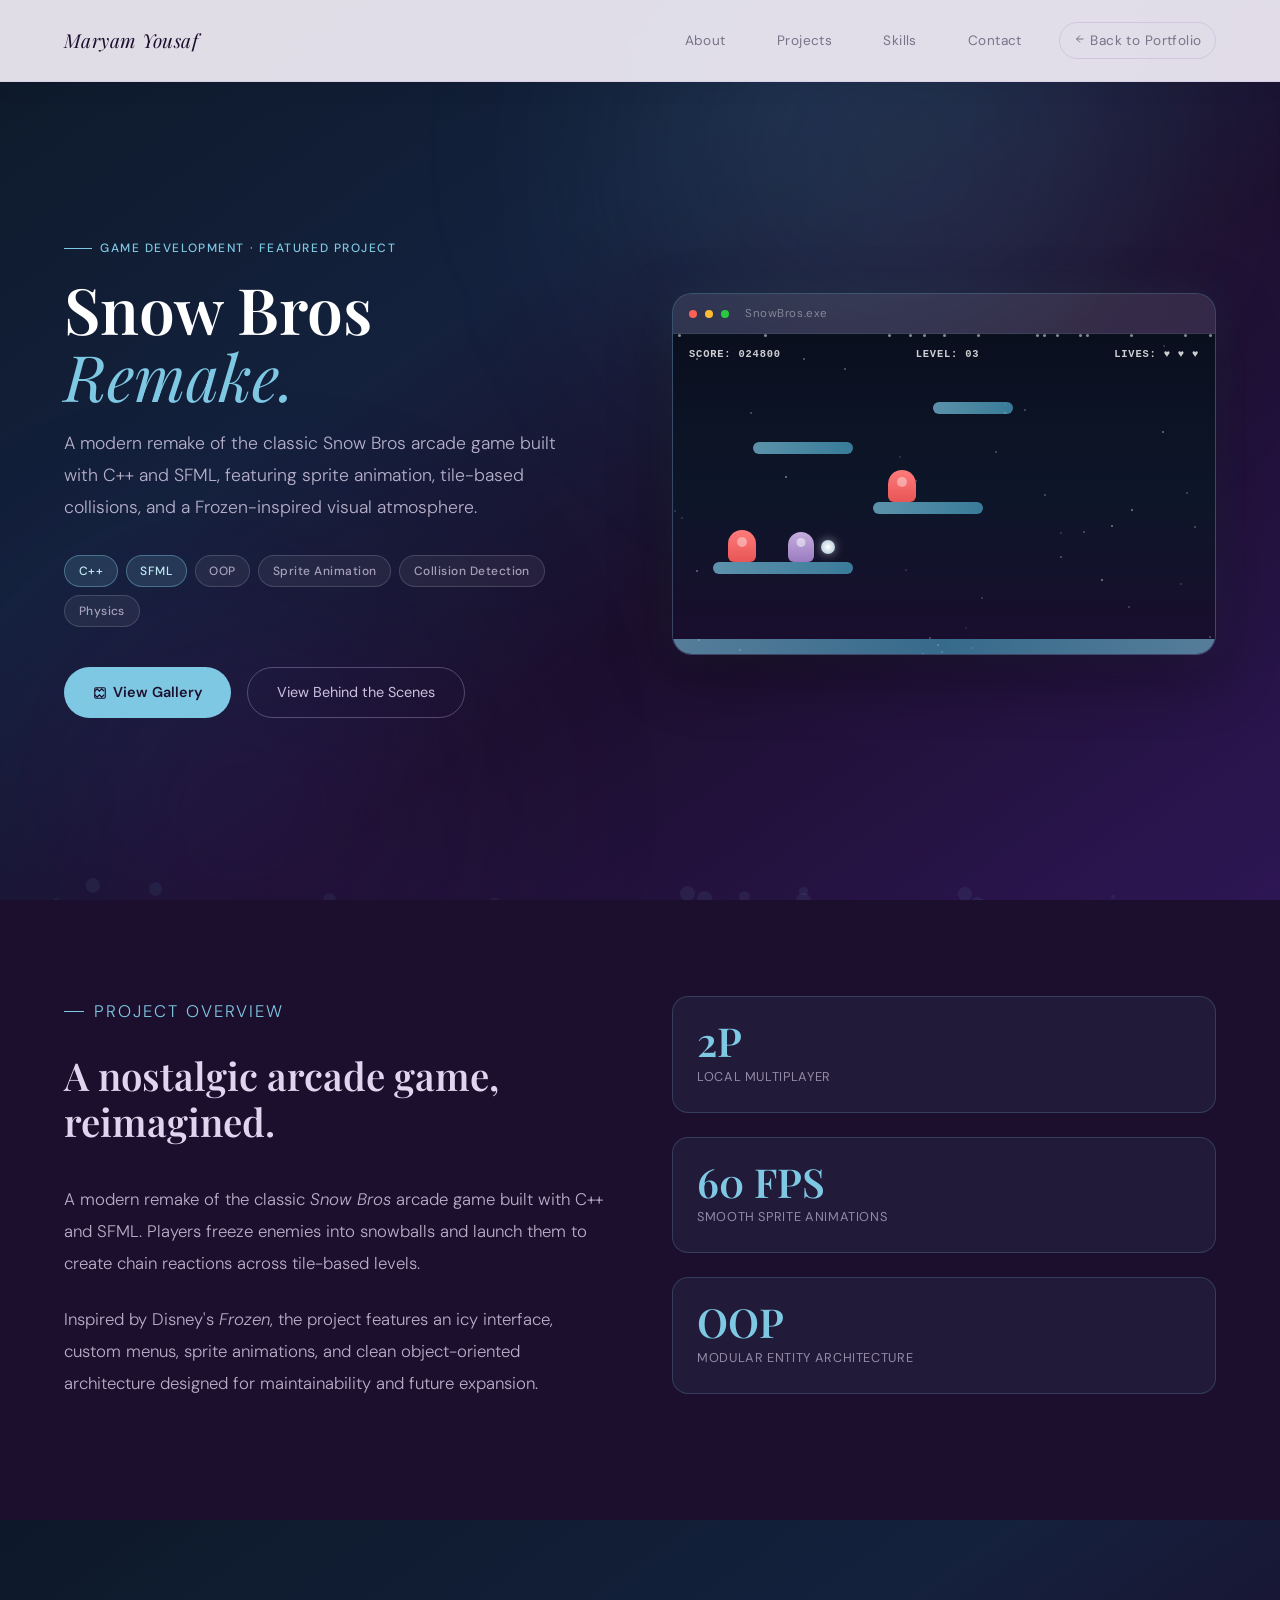
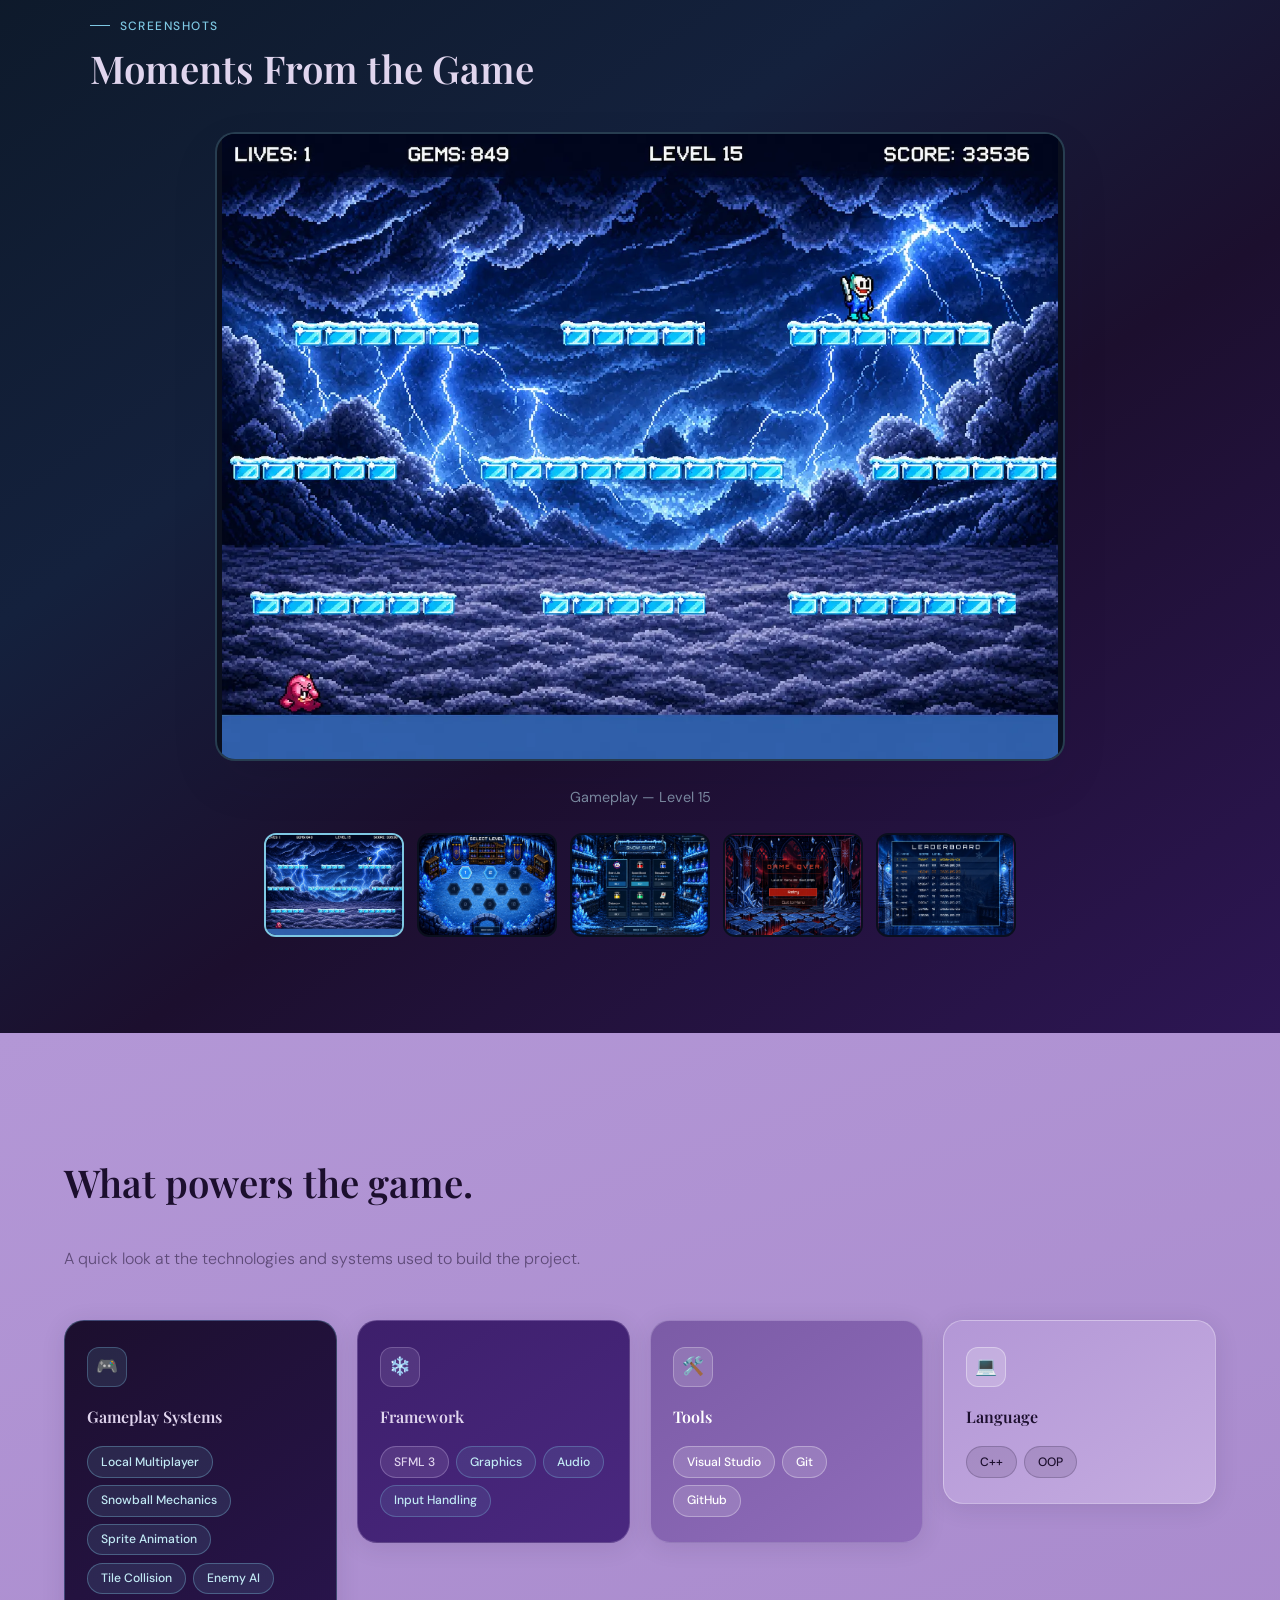
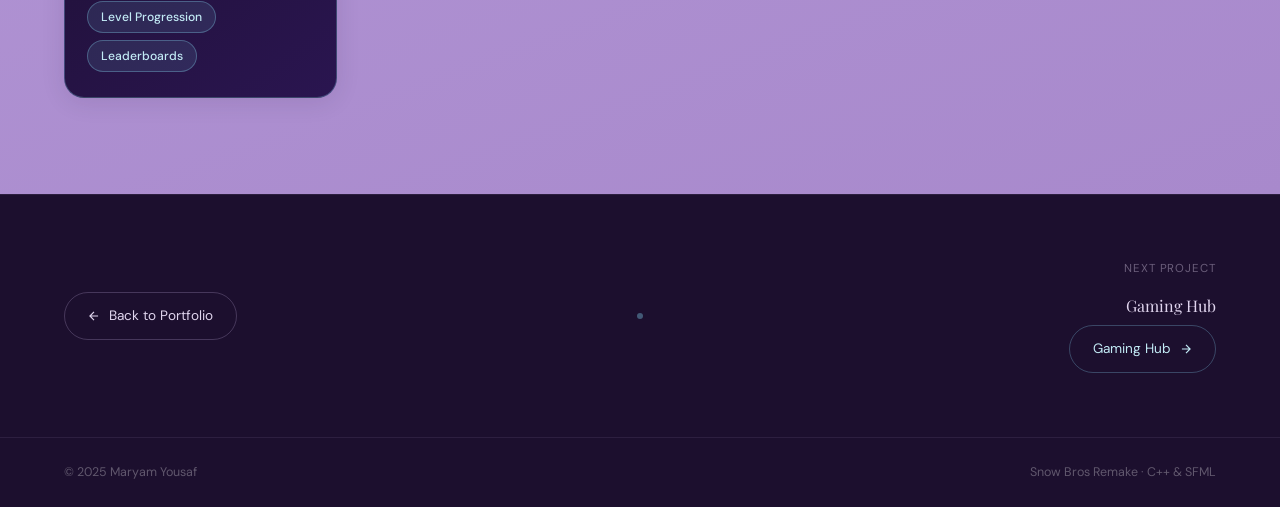
<file: Snowbros.html>
<!DOCTYPE html>
<html lang="en">
<head>
  <!-- Google tag (gtag.js) -->
<script async src="https://www.googletagmanager.com/gtag/js?id=G-E2N16GNQ7B"></script>
<script>
  window.dataLayer = window.dataLayer || [];
  function gtag(){dataLayer.push(arguments);}
  gtag('js', new Date());

  gtag('config', 'G-E2N16GNQ7B');
</script>
  <meta charset="UTF-8" />
  <meta name="viewport" content="width=device-width, initial-scale=1.0" />
  <title>Snow Bros Remake — Maryam Yousaf</title>
  <link rel="preconnect" href="https://fonts.googleapis.com" />
  <link rel="preconnect" href="https://fonts.gstatic.com" crossorigin />
  <link href="https://fonts.googleapis.com/css2?family=DM+Sans:ital,wght@0,300;0,400;0,500;1,300&family=Playfair+Display:ital,wght@0,400;0,600;1,400&display=swap" rel="stylesheet" />
  <style>
    :root {
      --lavender:      #C4AEDE;
      --lavender-lt:   #E0D5EE;
      --lavender-mid:  #9B7BBF;
      --purple-dk:     #1C0F2E;
      --purple-mid:    #3D1F6B;
      --section-dark:  #D7C4EC;
      --gray-soft:     #B397D6;
      --gray-mid:      #9B96A8;
      --gray-dk:       #3D3848;
      --white:         #F2EEF8;
      --card-bg:       #E8E3F0;
      --text-primary:  #1C0F2E;
      --text-muted:    #7A7389;
      --accent:        #B39DDB;
      --sb-accent:     #7EC8E3;
      --sb-accent-dk:  #4AA8C9;
      --sb-accent-lt:  #C2EAF5;
      --sb-accent-glow:rgba(126,200,227,0.25);
    }

    *, *::before, *::after { box-sizing: border-box; margin: 0; padding: 0; }
    html { scroll-behavior: smooth; }

    body {
      font-family: 'DM Sans', sans-serif;
      background: var(--white);
      color: var(--text-primary);
      line-height: 1.7;
      overflow-x: hidden;
    }

    .star {
      position: fixed;
      pointer-events: none;
      font-size: 14px;
      opacity: 0;
      z-index: 9999;
      animation: starFade 0.8s ease forwards;
      user-select: none;
    }
    @keyframes starFade {
      0%   { opacity: 1; transform: scale(1) translateY(0); }
      100% { opacity: 0; transform: scale(0.3) translateY(-20px); }
    }

    #progress-bar {
      position: fixed;
      top: 0; left: 0;
      height: 2px;
      width: 0%;
      background: linear-gradient(to right, var(--sb-accent), var(--lavender-mid), var(--purple-mid));
      z-index: 200;
      transition: width 0.1s linear;
      pointer-events: none;
    }

    nav {
      position: fixed;
      top: 0; left: 0; right: 0;
      z-index: 100;
      display: flex;
      justify-content: space-between;
      align-items: center;
      padding: 1.4rem 5%;
      background: rgba(242, 238, 248, 0.92);
      backdrop-filter: blur(16px);
      -webkit-backdrop-filter: blur(16px);
      border-bottom: 1px solid rgba(196, 174, 222, 0.28);
      box-shadow: 0 2px 24px rgba(28, 15, 46, 0.08);
      transition: transform 0.35s ease, padding 0.35s ease;
    }
    nav.hide { transform: translateY(-100%); }

    .nav-logo {
      font-family: 'Playfair Display', serif;
      font-size: 1.2rem;
      color: var(--purple-dk);
      font-style: italic;
      letter-spacing: 0.02em;
      text-decoration: none;
    }

    .nav-links {
      display: flex;
      align-items: center;
      gap: 1.5rem;
      list-style: none;
    }
    .nav-links a {
      text-decoration: none;
      font-size: 0.85rem;
      font-weight: 400;
      color: var(--text-muted);
      letter-spacing: 0.03em;
      padding: 0.35rem 0.85rem;
      border-radius: 100px;
      display: block;
      transition: color 0.2s;
      white-space: nowrap;
    }
    .nav-links a:hover { color: var(--purple-mid); }

    .nav-back-btn {
      display: inline-flex;
      align-items: center;
      gap: 0.4rem;
      padding: 0.45rem 1rem;
      background: transparent;
      border: 1px solid rgba(196,174,222,0.5);
      border-radius: 100px;
      color: var(--purple-mid);
      font-size: 0.8rem;
      font-weight: 500;
      text-decoration: none;
      transition: background 0.2s, border-color 0.2s;
    }
    .nav-back-btn:hover {
      background: rgba(196,174,222,0.15);
      border-color: var(--lavender-mid);
    }

    .nav-toggle {
      display: none;
      flex-direction: column;
      gap: 5px;
      background: none;
      border: none;
      cursor: pointer;
      padding: 4px;
    }
    .nav-toggle span {
      display: block;
      width: 22px;
      height: 1.5px;
      background: var(--purple-dk);
      transition: transform 0.3s, opacity 0.3s;
    }
    .nav-toggle.open span:nth-child(1) { transform: translateY(6.5px) rotate(45deg); }
    .nav-toggle.open span:nth-child(2) { opacity: 0; }
    .nav-toggle.open span:nth-child(3) { transform: translateY(-6.5px) rotate(-45deg); }

    .project-hero {
      min-height: 100vh;
      background: linear-gradient(145deg, #0D1929 0%, #14213D 35%, #1C0F2E 60%, #2D1654 100%);
      display: flex;
      align-items: center;
      padding: 8rem 5% 5rem;
      position: relative;
      overflow: hidden;
    }

    .hero-ice-particles {
      position: absolute;
      inset: 0;
      pointer-events: none;
      z-index: 0;
    }
    .ice-particle {
      position: absolute;
      border-radius: 50%;
      background: var(--sb-accent);
      opacity: 0.08;
      animation: iceFloat linear infinite;
    }
    @keyframes iceFloat {
      0%   { transform: translateY(0) rotate(0deg); opacity: 0.06; }
      50%  { opacity: 0.14; }
      100% { transform: translateY(-100vh) rotate(360deg); opacity: 0; }
    }

    .hero-glow-orb {
      position: absolute;
      border-radius: 50%;
      filter: blur(120px);
      pointer-events: none;
    }
    .orb1 { width: 500px; height: 500px; background: rgba(126,200,227,0.12); top: -100px; right: 10%; }
    .orb2 { width: 350px; height: 350px; background: rgba(61,31,107,0.3); bottom: -80px; left: 5%; }

    .project-hero-grid {
      display: grid;
      grid-template-columns: 1fr 1fr;
      gap: 4rem;
      align-items: center;
      position: relative;
      z-index: 1;
      width: 100%;
      max-width: 1400px;
      margin: 0 auto;
    }

    .hero-content {
      opacity: 0;
      animation: fadeUp 0.7s 0.2s ease forwards;
    }

    .hero-eyebrow {
      display: inline-flex;
      align-items: center;
      gap: 0.5rem;
      font-size: 0.75rem;
      font-weight: 500;
      letter-spacing: 0.13em;
      text-transform: uppercase;
      color: var(--sb-accent);
      margin-bottom: 1rem;
    }
    .hero-eyebrow span {
      display: inline-block;
      width: 28px; height: 1px;
      background: var(--sb-accent);
    }

    .project-title {
      font-family: 'Playfair Display', serif;
      font-size: clamp(3rem, 5vw, 5rem);
      font-weight: 600;
      color: #fff;
      line-height: 1.05;
      margin-bottom: 1.2rem;
    }
    .project-title em {
      font-style: italic;
      font-weight: 400;
      color: var(--sb-accent);
    }

    .hero-summary {
      font-size: 1.1rem;
      color: rgba(224,213,238,0.8);
      font-weight: 300;
      line-height: 1.8;
      margin-bottom: 2rem;
      max-width: 500px;
    }

    .hero-stack {
      display: flex;
      flex-wrap: wrap;
      gap: 0.5rem;
      margin-bottom: 2.5rem;
    }

    .stack-badge {
      padding: 0.3rem 0.85rem;
      border-radius: 100px;
      font-size: 0.75rem;
      font-weight: 500;
      letter-spacing: 0.04em;
    }
    .stack-badge--accent {
      background: rgba(126,200,227,0.15);
      border: 1px solid rgba(126,200,227,0.4);
      color: var(--sb-accent-lt);
    }
    .stack-badge--muted {
      background: rgba(255,255,255,0.06);
      border: 1px solid rgba(255,255,255,0.15);
      color: rgba(224,213,238,0.7);
    }

    .hero-ctas {
      display: flex;
      gap: 1rem;
      flex-wrap: wrap;
    }

    .btn-accent {
      padding: 0.75rem 1.8rem;
      background: var(--sb-accent);
      color: var(--purple-dk);
      border: none;
      border-radius: 100px;
      font-family: 'DM Sans', sans-serif;
      font-size: 0.9rem;
      font-weight: 600;
      cursor: pointer;
      text-decoration: none;
      transition: background 0.25s, transform 0.2s, box-shadow 0.25s;
      display: inline-flex;
      align-items: center;
      gap: 0.4rem;
    }
    .btn-accent:hover {
      background: var(--sb-accent-lt);
      transform: translateY(-2px);
      box-shadow: 0 8px 24px rgba(126,200,227,0.3);
    }

    .btn-ghost {
      padding: 0.75rem 1.8rem;
      background: transparent;
      color: rgba(224,213,238,0.9);
      border: 1px solid rgba(196,174,222,0.35);
      border-radius: 100px;
      font-family: 'DM Sans', sans-serif;
      font-size: 0.9rem;
      font-weight: 400;
      cursor: pointer;
      text-decoration: none;
      transition: border-color 0.25s, color 0.25s, transform 0.2s;
      display: inline-flex;
      align-items: center;
      gap: 0.4rem;
    }
    .btn-ghost:hover {
      border-color: var(--sb-accent);
      color: var(--sb-accent-lt);
      transform: translateY(-2px);
    }

    .hero-preview {
      opacity: 0;
      animation: fadeUp 0.7s 0.5s ease forwards;
    }

    .hero-preview-frame {
      background: rgba(255,255,255,0.04);
      border: 1px solid rgba(126,200,227,0.25);
      border-radius: 20px;
      overflow: hidden;
      position: relative;
      box-shadow: 0 20px 60px rgba(0,0,0,0.4), 0 0 40px rgba(126,200,227,0.1);
    }

    .preview-titlebar {
      background: rgba(255,255,255,0.06);
      padding: 0.6rem 1rem;
      display: flex;
      align-items: center;
      gap: 0.5rem;
      border-bottom: 1px solid rgba(126,200,227,0.1);
    }
    .titlebar-dot { width: 8px; height: 8px; border-radius: 50%; }
    .td-red    { background: #FF5F57; }
    .td-yellow { background: #FEBC2E; }
    .td-green  { background: #28C840; }
    .titlebar-name {
      font-size: 0.72rem;
      color: rgba(255,255,255,0.4);
      margin-left: 0.5rem;
      letter-spacing: 0.05em;
    }

    .preview-game-screen {
      background: linear-gradient(180deg, #0a0f1e 0%, #0d1629 50%, #1a0d2e 100%);
      height: 320px;
      position: relative;
      overflow: hidden;
      display: flex;
      align-items: flex-end;
    }

    .game-bg-stars { position: absolute; inset: 0; }
    .game-star {
      position: absolute;
      width: 2px; height: 2px;
      background: white;
      border-radius: 50%;
      opacity: 0.4;
    }

    .game-platforms { position: absolute; inset: 0; }
    .g-platform {
      position: absolute;
      height: 12px;
      background: linear-gradient(90deg, #7EC8E3, #4AA8C9);
      border-radius: 6px;
      opacity: 0.7;
    }
    .gp1 { width: 140px; bottom: 80px;  left: 40px; }
    .gp2 { width: 110px; bottom: 140px; left: 200px; }
    .gp3 { width: 100px; bottom: 200px; left: 80px; }
    .gp4 { width: 80px;  bottom: 240px; left: 260px; }

    .game-enemy {
      position: absolute;
      width: 28px; height: 32px;
      border-radius: 14px 14px 6px 6px;
      background: linear-gradient(180deg, #FF7B7B, #E85555);
      animation: enemyBob 1.8s ease-in-out infinite;
    }
    .ge1 { bottom: 92px;  left: 55px; }
    .ge2 { bottom: 152px; left: 215px; animation-delay: 0.6s; }
    .game-enemy::before {
      content: '';
      position: absolute;
      width: 10px; height: 10px;
      background: rgba(255,255,255,0.4);
      border-radius: 50%;
      top: 7px; left: 50%; transform: translateX(-50%);
    }
    @keyframes enemyBob {
      0%, 100% { transform: translateY(0); }
      50%       { transform: translateY(-6px); }
    }

    .game-player {
      position: absolute;
      width: 26px; height: 30px;
      border-radius: 13px 13px 6px 6px;
      background: linear-gradient(180deg, #C4AEDE, #9B7BBF);
      bottom: 92px;
      left: 115px;
      animation: playerRun 2.5s ease-in-out infinite;
    }
    .game-player::before {
      content: '';
      position: absolute;
      width: 9px; height: 9px;
      background: rgba(255,255,255,0.5);
      border-radius: 50%;
      top: 6px; left: 50%; transform: translateX(-50%);
    }
    @keyframes playerRun {
      0%, 100% { transform: translateX(0); }
      40%       { transform: translateX(20px); }
      60%       { transform: translateX(18px); }
    }

    .game-snowball {
      position: absolute;
      width: 14px; height: 14px;
      background: radial-gradient(circle, #fff, rgba(200,235,250,0.8));
      border-radius: 50%;
      bottom: 100px;
      left: 148px;
      box-shadow: 0 0 10px rgba(255,255,255,0.5);
      animation: snowballFly 2.5s ease-in-out infinite;
    }
    @keyframes snowballFly {
      0%   { transform: translateX(0) scale(1); opacity: 0.9; }
      35%  { transform: translateX(50px) scale(0.8); opacity: 0.7; }
      40%  { transform: translateX(56px) scale(0.2); opacity: 0; }
      100% { transform: translateX(0) scale(1); opacity: 0.9; }
    }

    .game-snow { position: absolute; inset: 0; pointer-events: none; }
    .snow-flake {
      position: absolute;
      width: 3px; height: 3px;
      background: white;
      border-radius: 50%;
      opacity: 0.5;
      animation: snowFall linear infinite;
    }
    @keyframes snowFall {
      0%   { transform: translateY(-10px); opacity: 0; }
      10%  { opacity: 0.5; }
      90%  { opacity: 0.5; }
      100% { transform: translateY(330px); opacity: 0; }
    }

    .game-ui-hud {
      position: absolute;
      top: 12px; left: 0; right: 0;
      display: flex;
      justify-content: space-between;
      padding: 0 16px;
      font-size: 0.65rem;
      font-weight: 600;
      letter-spacing: 0.08em;
      color: rgba(255,255,255,0.8);
      font-family: monospace;
    }

    .game-ground {
      position: absolute;
      bottom: 0; left: 0; right: 0;
      height: 15px;
      background: linear-gradient(90deg, #7EC8E3, #4AA8C9, #7EC8E3);
      opacity: 0.6;
    }

    .page-section {
      padding: 6rem 5%;
      max-width: 1200px;
      margin: 0 auto;
    }
    .full-section { padding: 6rem 5%; }

    .section-label {
      font-size: 0.75rem;
      font-weight: 500;
      letter-spacing: 0.12em;
      text-transform: uppercase;
      color: var(--sb-accent-dk);
      margin-bottom: 0.6rem;
      display: flex;
      align-items: center;
      gap: 0.6rem;
    }
    .section-label::before {
      content: '';
      display: inline-block;
      width: 20px; height: 1px;
      background: var(--sb-accent-dk);
    }

    .section-title {
      font-family: 'Playfair Display', serif;
      font-size: clamp(1.8rem, 3.5vw, 2.4rem);
      font-weight: 600;
      color: var(--purple-dk);
      margin-bottom: 2.5rem;
      line-height: 1.2;
    }

    .reveal {
      opacity: 0;
      transform: translateY(28px);
      transition: opacity 0.65s ease, transform 0.65s ease;
    }
    .reveal.visible {
      opacity: 1;
      transform: translateY(0);
    }

    /* OVERVIEW */
    .overview-section { background: var(--purple-dk); }
    .overview-grid {
      display: grid;
      grid-template-columns: 1fr 1fr;
      gap: 4rem;
      align-items: start;
    }
    .overview-section .section-label { color: var(--sb-accent); }
    .overview-section .section-label::before { background: var(--sb-accent); }
    .overview-section .section-title { color: var(--lavender-lt); }
    .overview-text p {
      color: rgba(224,213,238,0.8);
      font-size: 1.05rem;
      font-weight: 300;
      line-height: 1.9;
      margin-bottom: 1.5rem;
    }
    .overview-stats { display: flex; flex-direction: column; gap: 1.5rem; }
    .stat-card {
      background: rgba(126,200,227,0.06);
      border: 1px solid rgba(126,200,227,0.2);
      border-radius: 16px;
      padding: 1.5rem;
    }
    .stat-number {
      font-family: 'Playfair Display', serif;
      font-size: 2.5rem;
      font-weight: 600;
      color: var(--sb-accent);
      line-height: 1;
      margin-bottom: 0.3rem;
    }
    .stat-label {
      font-size: 0.8rem;
      color: rgba(224,213,238,0.6);
      font-weight: 400;
      letter-spacing: 0.05em;
      text-transform: uppercase;
    }

    /* GALLERY */
    .gallery-section { background: linear-gradient(145deg, #0D1929 0%, #14213D 35%, #1C0F2E 60%, #2D1654 100%); }
    .gallery-section .section-label { color: var(--sb-accent); }
    .gallery-section .section-label::before { background: var(--sb-accent); }
    .gallery-section .section-title { color: var(--lavender-lt); }

    .gallery-layout {
      display: flex;
      flex-direction: column;
      align-items: center;
      gap: 1.5rem;
    }

    .gallery-main {
      width: min(850px, 100%);
      aspect-ratio: 817/605;
      background: #0a0f1e;
      border-radius: 20px;
      overflow: hidden;
      border: 2px solid rgba(126,200,227,0.25);
      box-shadow: 0 20px 50px rgba(28,15,46,.08);
    }

    .gallery-main-img {
      width: 100%;
      height: 100%;
      object-fit: contain;
      display: block;
    }

    .gallery-thumbs {
      display: flex;
      justify-content: center;
      flex-wrap: wrap;
      gap: 0.8rem;
      max-width: 850px;
    }

    .gallery-thumb {
      width: 140px;
      aspect-ratio: 817/605;
      border-radius: 12px;
      overflow: hidden;
      background: #0a0f1e;
      border: 2px solid transparent;
      cursor: pointer;
      transition: transform .25s, border-color .25s;
    }
    .gallery-thumb:hover { transform: translateY(-4px) scale(1.03); }
    .gallery-thumb.active { border-color: var(--sb-accent); }
    .gallery-thumb img {
      width: 100%;
      height: 100%;
      object-fit: cover;
      display: block;
    }
    .gallery-caption {
      font-size: .9rem;
      color: rgba(194,234,245,0.55);
      text-align: center;
    }

    /* =====================
       BEHIND THE SCENES
       ===================== */
    .bts-section {
      background: linear-gradient(160deg, #B397D6 0%, #A889CC 100%);
    }
    .bts-section .section-label {
      color: var(--purple-dk);
    }
    .bts-section .section-label::before {
      background: var(--purple-dk);
    }
    .bts-section .section-title { color: var(--purple-dk); }

    .bts-desc {
      font-size: 1rem;
      color: rgba(28,15,46,0.55);
      font-weight: 300;
      margin-bottom: 3rem;
      max-width: 520px;
    }

    .bts-grid {
      display: grid;
      grid-template-columns: repeat(4, 1fr);
      gap: 1.25rem;
      align-items: start;
    }

    .bts-card {
      background: rgba(255,255,255,0.93);
      border: 1px solid rgba(255,255,255,0.6);
      border-radius: 20px;
      padding: 1.6rem 1.4rem;
      box-shadow: 0 4px 24px rgba(28,15,46,0.1);
      transition: transform 0.25s, box-shadow 0.25s;
    }
    .bts-card:hover {
      transform: translateY(-5px);
      box-shadow: 0 12px 36px rgba(28,15,46,0.16);
    }

    .bts-card--highlight {
      background: linear-gradient(145deg, #1C0F2E 0%, #2a1550 100%);
      border: 1px solid rgba(126,200,227,0.3);
    }
    .bts-card--highlight .bts-card-icon { background: rgba(126,200,227,0.12); border-color: rgba(126,200,227,0.3); }
    .bts-card--highlight .bts-card-title { color: var(--lavender-lt); }
    .bts-card--highlight .bts-pill {
      background: rgba(126,200,227,0.12);
      border-color: rgba(126,200,227,0.35);
      color: var(--sb-accent-lt);
    }
    .bts-card--highlight .bts-pill:hover { background: rgba(126,200,227,0.22); }

    .bts-card--shade2 {
      background: linear-gradient(145deg, #3D1F6B 0%, #4a2880 100%);
      border: 1px solid rgba(196,174,222,0.25);
    }
    .bts-card--shade2 .bts-card-icon { background: rgba(196,174,222,0.15); border-color: rgba(196,174,222,0.3); }
    .bts-card--shade2 .bts-card-title { color: var(--lavender-lt); }
    .bts-card--shade2 .bts-pill {
      background: rgba(196,174,222,0.15);
      border-color: rgba(196,174,222,0.35);
      color: var(--lavender-lt);
    }
    .bts-card--shade2 .bts-pill:hover { background: rgba(196,174,222,0.28); }
    .bts-card--shade2 .bts-pill--purple {
      background: rgba(126,200,227,0.1);
      border-color: rgba(126,200,227,0.3);
      color: var(--sb-accent-lt);
    }
    .bts-card--shade2 .bts-pill--purple:hover { background: rgba(126,200,227,0.2); }

    .bts-card--shade3 {
      background: linear-gradient(145deg, #7B5BA6 0%, #8f6cba 100%);
      border: 1px solid rgba(224,213,238,0.25);
    }
    .bts-card--shade3 .bts-card-icon { background: rgba(255,255,255,0.15); border-color: rgba(255,255,255,0.25); }
    .bts-card--shade3 .bts-card-title { color: #ffffff; }
    .bts-card--shade3 .bts-pill {
      background: rgba(255,255,255,0.15);
      border-color: rgba(255,255,255,0.3);
      color: #ffffff;
    }
    .bts-card--shade3 .bts-pill:hover { background: rgba(255,255,255,0.25); }

    .bts-card--shade4 {
      background: linear-gradient(145deg, #B397D6 0%, #c4abe0 100%);
      border: 1px solid rgba(255,255,255,0.3);
    }
    .bts-card--shade4 .bts-card-icon { background: rgba(255,255,255,0.2); border-color: rgba(255,255,255,0.35); }
    .bts-card--shade4 .bts-card-title { color: var(--purple-dk); }
    .bts-card--shade4 .bts-pill {
      background: rgba(28,15,46,0.12);
      border-color: rgba(28,15,46,0.2);
      color: var(--purple-dk);
    }
    .bts-card--shade4 .bts-pill:hover { background: rgba(28,15,46,0.22); }

    .bts-card-icon {
      width: 40px; height: 40px;
      border-radius: 12px;
      background: rgba(126,200,227,0.12);
      border: 1px solid rgba(126,200,227,0.25);
      display: flex;
      align-items: center;
      justify-content: center;
      font-size: 1.1rem;
      margin-bottom: 1rem;
    }

    .bts-card-title {
      font-family: 'Playfair Display', serif;
      font-size: 1rem;
      font-weight: 600;
      color: var(--purple-dk);
      margin-bottom: 1rem;
    }

    .bts-pills {
      display: flex;
      flex-wrap: wrap;
      gap: 0.45rem;
    }

    .bts-pill {
      padding: 0.28rem 0.8rem;
      border-radius: 100px;
      font-size: 0.76rem;
      font-weight: 500;
      background: rgba(126,200,227,0.12);
      border: 1px solid rgba(126,200,227,0.35);
      color: var(--purple-dk);
      transition: background 0.2s, transform 0.15s;
      cursor: default;
    }
    .bts-pill:hover { background: rgba(126,200,227,0.25); transform: translateY(-1px); }

    .bts-pill--purple {
      background: rgba(155,123,191,0.1);
      border-color: rgba(155,123,191,0.35);
      color: var(--purple-mid);
    }
    .bts-pill--purple:hover { background: rgba(155,123,191,0.22); }

    @media (max-width: 1024px) {
      .bts-grid { grid-template-columns: repeat(2, 1fr); }
    }
    @media (max-width: 560px) {
      .bts-grid { grid-template-columns: 1fr; }
    }

    /* PAGE NAV + FOOTER */
    .page-nav-footer {
      background: var(--purple-dk);
      padding: 4rem 5%;
      display: grid;
      grid-template-columns: 1fr auto 1fr;
      gap: 1rem;
      align-items: center;
      border-top: 1px solid rgba(196,174,222,0.1);
    }
    .page-nav-back { text-align: left; }
    .page-nav-center { text-align: center; }
    .page-nav-next { text-align: right; }
    .page-nav-btn {
      display: inline-flex;
      align-items: center;
      gap: 0.5rem;
      padding: 0.7rem 1.4rem;
      border: 1px solid rgba(196,174,222,0.25);
      border-radius: 100px;
      color: var(--lavender-lt);
      text-decoration: none;
      font-size: 0.85rem;
      font-weight: 400;
      transition: background 0.25s, border-color 0.25s, transform 0.2s;
    }
    .page-nav-btn:hover {
      background: rgba(196,174,222,0.1);
      border-color: var(--lavender);
      transform: translateY(-2px);
    }
    .page-nav-btn--accent { border-color: rgba(126,200,227,0.3); color: var(--sb-accent-lt); }
    .page-nav-btn--accent:hover { background: rgba(126,200,227,0.08); border-color: var(--sb-accent); }
    .page-nav-project-label {
      font-size: 0.72rem;
      color: rgba(224,213,238,0.4);
      letter-spacing: 0.08em;
      text-transform: uppercase;
      margin-bottom: 0.4rem;
    }
    .page-nav-project-name {
      font-family: 'Playfair Display', serif;
      font-size: 1rem;
      color: var(--lavender-lt);
    }
    .divider-dot {
      width: 6px; height: 6px;
      border-radius: 50%;
      background: rgba(126,200,227,0.4);
    }

    footer {
      background: var(--purple-dk);
      border-top: 1px solid rgba(196, 174, 222, 0.1);
      padding: 1.5rem 5%;
      display: flex;
      justify-content: space-between;
      align-items: center;
      font-size: 0.78rem;
      color: rgba(255, 255, 255, 0.3);
    }

    @keyframes fadeUp {
      from { opacity: 0; transform: translateY(24px); }
      to   { opacity: 1; transform: translateY(0); }
    }

    @media (max-width: 900px) {
      .project-hero-grid { grid-template-columns: 1fr; gap: 2.5rem; }
      .overview-grid { grid-template-columns: 1fr; gap: 2rem; }
      .page-nav-footer { grid-template-columns: 1fr; gap: 1.5rem; text-align: center !important; }
      .page-nav-back, .page-nav-next { text-align: center; }
      .gallery-layout { gap: 1rem; }
      .gallery-thumbs { gap: 0.5rem; }
      .gallery-thumb { width: 100px; }
    }

    @media (max-width: 768px) {
      .nav-toggle { display: flex; }
      .nav-links {
        display: none;
        position: absolute;
        top: 100%; left: 0; right: 0;
        background: rgba(232,228,240,0.97);
        flex-direction: column;
        gap: 0;
        padding: 0.5rem 0 1rem;
        border-bottom: 1px solid rgba(200,184,232,0.25);
        backdrop-filter: blur(14px);
      }
      .nav-links.open { display: flex; }
      .nav-links li { padding: 0.75rem 5%; }
      .nav-links a { font-size: 1rem; }
      .page-section { padding: 4rem 5%; }
      .full-section { padding: 4rem 5%; }
    }

    @media (prefers-reduced-motion: reduce) {
      *, *::before, *::after { animation: none !important; transition: none !important; }
    }
  </style>
</head>
<body>

  <div id="progress-bar"></div>

  <nav id="navbar">
    <a href="index.html" class="nav-logo">Maryam Yousaf</a>
    <button class="nav-toggle" id="navToggle" aria-label="Toggle menu">
      <span></span><span></span><span></span>
    </button>
    <ul class="nav-links" id="navLinks">
      <li><a href="index.html#about">About</a></li>
      <li><a href="index.html#projects">Projects</a></li>
      <li><a href="index.html#skills">Skills</a></li>
      <li><a href="index.html#contact">Contact</a></li>
      <li><a href="index.html#projects" class="nav-back-btn">
        <svg width="12" height="12" viewBox="0 0 24 24" fill="none" stroke="currentColor" stroke-width="2"><path d="M19 12H5M12 5l-7 7 7 7"/></svg>
        Back to Portfolio
      </a></li>
    </ul>
  </nav>

  <section class="project-hero">
    <div class="hero-ice-particles" id="iceParticles"></div>
    <div class="hero-glow-orb orb1"></div>
    <div class="hero-glow-orb orb2"></div>

    <div class="project-hero-grid">
      <div class="hero-content">
        <div class="hero-eyebrow">
          <span></span>
          Game Development · Featured Project
        </div>
        <h1 class="project-title">Snow Bros<br /><em>Remake.</em></h1>
        <p class="hero-summary">
          A modern remake of the classic Snow Bros arcade game built with C++ and SFML, featuring sprite animation, tile-based collisions, and a Frozen-inspired visual atmosphere.
        </p>
        <div class="hero-stack">
          <span class="stack-badge stack-badge--accent">C++</span>
          <span class="stack-badge stack-badge--accent">SFML</span>
          <span class="stack-badge stack-badge--muted">OOP</span>
          <span class="stack-badge stack-badge--muted">Sprite Animation</span>
          <span class="stack-badge stack-badge--muted">Collision Detection</span>
          <span class="stack-badge stack-badge--muted">Physics</span>
        </div>
        <div class="hero-ctas">
          <a href="#gallery" class="btn-accent">
            <svg width="14" height="14" viewBox="0 0 24 24" fill="none" stroke="currentColor" stroke-width="2"><rect x="3" y="3" width="18" height="18" rx="2"/><path d="m3 9 4-4 4 4 4-4 4 4"/><path d="m3 15 4 4 4-4 4 4 4-4"/></svg>
            View Gallery
          </a>
          <!-- FIX 1: Removed the GitHub icon, linked directly to the #bts-section anchor on this page -->
          <a href="#bts-section" class="btn-ghost">
            View Behind the Scenes
          </a>
        </div>
      </div>

      <div class="hero-preview">
        <div class="hero-preview-frame">
          <div class="preview-titlebar">
            <div class="titlebar-dot td-red"></div>
            <div class="titlebar-dot td-yellow"></div>
            <div class="titlebar-dot td-green"></div>
            <span class="titlebar-name">SnowBros.exe</span>
          </div>
          <div class="preview-game-screen" id="gamePreview">
            <div class="game-bg-stars" id="bgStars"></div>
            <div class="game-ui-hud">
              <span>SCORE: 024800</span>
              <span>LEVEL: 03</span>
              <span>LIVES: ♥ ♥ ♥</span>
            </div>
            <div class="game-platforms">
              <div class="g-platform gp1"></div>
              <div class="g-platform gp2"></div>
              <div class="g-platform gp3"></div>
              <div class="g-platform gp4"></div>
            </div>
            <div class="game-enemy ge1"></div>
            <div class="game-enemy ge2"></div>
            <div class="game-player"></div>
            <div class="game-snowball"></div>
            <div class="game-snow" id="gameSow"></div>
            <div class="game-ground"></div>
          </div>
        </div>
      </div>
    </div>
  </section>

  <section class="full-section overview-section">
    <div style="max-width:1200px; margin:0 auto;">
      <div class="overview-grid">
        <div class="overview-text reveal">
          <p class="section-label">Project Overview</p>
          <h2 class="section-title">A nostalgic arcade game, reimagined.</h2>
          <p>
            A modern remake of the classic <em>Snow Bros</em> arcade game built with C++ and SFML. Players freeze enemies into snowballs and launch them to create chain reactions across tile-based levels.
          </p>
          <p>
            Inspired by Disney's <em>Frozen</em>, the project features an icy interface, custom menus, sprite animations, and clean object-oriented architecture designed for maintainability and future expansion.
          </p>
        </div>
        <div class="overview-stats reveal" style="transition-delay:0.1s">
          <div class="stat-card">
            <div class="stat-number">2P</div>
            <div class="stat-label">Local Multiplayer</div>
          </div>
          <div class="stat-card">
            <div class="stat-number">60 FPS</div>
            <div class="stat-label">Smooth sprite animations</div>
          </div>
          <div class="stat-card">
            <div class="stat-number">OOP</div>
            <div class="stat-label">Modular entity architecture</div>
          </div>
        </div>
      </div>
    </div>
  </section>

  <!-- SCREENSHOT GALLERY -->
  <section class="full-section gallery-section" id="gallery">
    <div style="max-width:1100px; margin:0 auto;">
      <p class="section-label reveal">Screenshots</p>
      <h2 class="section-title reveal">Moments From the Game</h2>

      <div class="gallery-layout reveal" style="transition-delay:0.1s">
        <div class="gallery-main" id="galleryMain">
          <img id="galleryMainImg" src="images/Level.webp" alt="Gameplay — Level 15" class="gallery-main-img" />
        </div>
        <p id="galleryCaption" class="gallery-caption">Gameplay — Level 15</p>

        <div class="gallery-thumbs" id="galleryThumbs">
          <div class="gallery-thumb active" data-index="0" data-src="images/Level.webp" data-label="Gameplay — Level 15">
            <img src="images/Level.webp" alt="Gameplay Level" />
          </div>
          <div class="gallery-thumb" data-index="1" data-src="images/LevelSelection.webp" data-label="Level Selection">
            <img src="images/LevelSelection.webp" alt="Level Selection" />
          </div>
          <div class="gallery-thumb" data-index="2" data-src="images/Menu.webp" data-label="Main Menu">
            <img src="images/Menu.webp" alt="Main Menu" />
          </div>
          <div class="gallery-thumb" data-index="3" data-src="images/GameOver.webp" data-label="Game Over Screen">
            <img src="images/GameOver.webp" alt="Game Over" />
          </div>
          <div class="gallery-thumb" data-index="4" data-src="images/LeaderBoard.webp" data-label="Leaderboard">
            <img src="images/LeaderBoard.webp" alt="Leaderboard" />
          </div>
        </div>
      </div>
    </div>
  </section>

  <!-- BEHIND THE SCENES -->
  <section class="full-section bts-section" id="bts-section">
    <div style="max-width:1200px; margin:0 auto;">
      <p class="section-label reveal">Behind the Scenes</p>
      <h2 class="section-title reveal">What powers the game.</h2>
      <p class="bts-desc reveal" style="transition-delay:0.05s">A quick look at the technologies and systems used to build the project.</p>

      <div class="bts-grid reveal" style="transition-delay:0.1s">

        <div class="bts-card bts-card--highlight">
          <div class="bts-card-icon">🎮</div>
          <h3 class="bts-card-title">Gameplay Systems</h3>
          <div class="bts-pills">
            <span class="bts-pill">Local Multiplayer</span>
            <span class="bts-pill">Snowball Mechanics</span>
            <span class="bts-pill">Sprite Animation</span>
            <span class="bts-pill">Tile Collision</span>
            <span class="bts-pill">Enemy AI</span>
            <span class="bts-pill">Level Progression</span>
            <span class="bts-pill">Leaderboards</span>
          </div>
        </div>

        <div class="bts-card bts-card--shade2">
          <div class="bts-card-icon">❄️</div>
          <h3 class="bts-card-title">Framework</h3>
          <div class="bts-pills">
            <span class="bts-pill">SFML 3</span>
            <span class="bts-pill bts-pill--purple">Graphics</span>
            <span class="bts-pill bts-pill--purple">Audio</span>
            <span class="bts-pill bts-pill--purple">Input Handling</span>
          </div>
        </div>

        <div class="bts-card bts-card--shade3">
          <div class="bts-card-icon">🛠️</div>
          <h3 class="bts-card-title">Tools</h3>
          <div class="bts-pills">
            <span class="bts-pill">Visual Studio</span>
            <span class="bts-pill">Git</span>
            <span class="bts-pill">GitHub</span>
          </div>
        </div>

        <div class="bts-card bts-card--shade4">
          <div class="bts-card-icon">💻</div>
          <h3 class="bts-card-title">Language</h3>
          <div class="bts-pills">
            <span class="bts-pill">C++</span>
            <span class="bts-pill">OOP</span>
          </div>
        </div>

      </div>
    </div>
  </section>

  <div class="page-nav-footer">
    <div class="page-nav-back">
      <a href="index.html#projects" class="page-nav-btn">
        <svg width="14" height="14" viewBox="0 0 24 24" fill="none" stroke="currentColor" stroke-width="2"><path d="M19 12H5M12 5l-7 7 7 7"/></svg>
        Back to Portfolio
      </a>
    </div>
    <div class="page-nav-center">
      <div class="divider-dot" style="margin:0 auto;"></div>
    </div>
    <div class="page-nav-next" style="display:flex;flex-direction:column;align-items:flex-end;gap:0.4rem;">
      <p class="page-nav-project-label">Next Project</p>
      <p class="page-nav-project-name">Gaming Hub</p>
      <a href="GamingHub.html" class="page-nav-btn page-nav-btn--accent">
        Gaming Hub
        <svg width="14" height="14" viewBox="0 0 24 24" fill="none" stroke="currentColor" stroke-width="2"><path d="M5 12h14M12 5l7 7-7 7"/></svg>
      </a>
    </div>
  </div>

  <footer>
    <span>© 2025 Maryam Yousaf</span>
    <span>Snow Bros Remake · C++ & SFML</span>
  </footer>

  <script>
    const container = document.getElementById('iceParticles');
    for (let i = 0; i < 20; i++) {
      const p = document.createElement('div');
      p.className = 'ice-particle';
      const size = 4 + Math.random() * 12;
      p.style.cssText = `width:${size}px;height:${size}px;left:${Math.random()*100}%;bottom:${-20+Math.random()*30}px;animation-duration:${8+Math.random()*14}s;animation-delay:${Math.random()*8}s;`;
      container.appendChild(p);
    }

    const starsEl = document.getElementById('bgStars');
    for (let i = 0; i < 40; i++) {
      const s = document.createElement('div');
      s.className = 'game-star';
      s.style.cssText = `left:${Math.random()*100}%;top:${Math.random()*100}%;opacity:${0.1+Math.random()*0.4}`;
      starsEl.appendChild(s);
    }

    const snowEl = document.getElementById('gameSow');
    for (let i = 0; i < 15; i++) {
      const f = document.createElement('div');
      f.className = 'snow-flake';
      f.style.cssText = `left:${Math.random()*100}%;animation-duration:${3+Math.random()*4}s;animation-delay:${Math.random()*4}s;`;
      snowEl.appendChild(f);
    }

    const starChars = ['✦','✧','⋆','✶','˖','✿'];
    const starColors = ['#7EC8E3','#C4AEDE','#4AA8C9','#B39DDB','#C2EAF5'];
    document.addEventListener('mousemove', (e) => {
      if (Math.random() > 0.35) return;
      const star = document.createElement('div');
      star.className = 'star';
      star.textContent = starChars[Math.floor(Math.random()*starChars.length)];
      star.style.left = e.clientX + 'px';
      star.style.top = e.clientY + 'px';
      star.style.color = starColors[Math.floor(Math.random()*starColors.length)];
      star.style.fontSize = (10+Math.random()*8) + 'px';
      document.body.appendChild(star);
      setTimeout(() => star.remove(), 850);
    });

    const progressBar = document.getElementById('progress-bar');
    const navbar = document.getElementById('navbar');
    let lastY = 0, ticking = false;
    window.addEventListener('scroll', () => {
      if (!ticking) {
        requestAnimationFrame(() => {
          const y = window.scrollY;
          const docH = document.documentElement.scrollHeight - window.innerHeight;
          progressBar.style.width = (docH > 0 ? (y/docH)*100 : 0) + '%';
          if (y > lastY + 6) navbar.classList.add('hide');
          else if (y < lastY - 4) navbar.classList.remove('hide');
          lastY = y;
          ticking = false;
        });
        ticking = true;
      }
    }, {passive:true});

    const navToggle = document.getElementById('navToggle');
    const navLinks  = document.getElementById('navLinks');
    navToggle.addEventListener('click', () => {
      navToggle.classList.toggle('open');
      navLinks.classList.toggle('open');
    });
    navLinks.querySelectorAll('a').forEach(a => {
      a.addEventListener('click', () => {
        navToggle.classList.remove('open');
        navLinks.classList.remove('open');
      });
    });

    const revealObs = new IntersectionObserver((entries) => {
      entries.forEach(entry => {
        if (entry.isIntersecting) {
          entry.target.classList.add('visible');
          revealObs.unobserve(entry.target);
        }
      });
    }, { threshold: 0.1, rootMargin: '0px 0px -40px 0px' });
    document.querySelectorAll('.reveal').forEach(el => revealObs.observe(el));

    document.querySelectorAll('.gallery-thumb').forEach(thumb => {
      thumb.addEventListener('click', () => {
        document.querySelectorAll('.gallery-thumb').forEach(t => t.classList.remove('active'));
        thumb.classList.add('active');
        document.getElementById('galleryMainImg').src = thumb.dataset.src;
        document.getElementById('galleryMainImg').alt = thumb.dataset.label;
        document.getElementById('galleryCaption').textContent = thumb.dataset.label;
      });
    });
  </script>
</body>
</html>
</file>
<file: css/style.css>
/* =====================
   CSS CUSTOM PROPERTIES
   ===================== */
:root {
  --lavender:      #C4AEDE;
  --lavender-lt:   #E0D5EE;
  --lavender-mid:  #9B7BBF;
  --purple-dk:     #1C0F2E;   /* very dark warm purple-black, no blue */
  --purple-mid:    #3D1F6B;   /* deep warm violet */
  --section-dark:  #C4AEDE;   /* lavender bg for "dark" sections */
  --section-dark-card: rgba(255,255,255,0.45);  /* frosted white card on lavender */
  --gray-soft:     #EAE5F2;   /* section-level background — noticeable warm gray */
  --gray-mid:      #9B96A8;
  --gray-dk:       #3D3848;
  --white:         #F2EEF8;   /* replaces pure white — soft lavender-gray */
  --card-bg:       #E8E3F0;   /* cards sit slightly darker than --white */
  --text-primary:  #1C0F2E;
  --text-muted:    #7A7389;
  --accent:        #B39DDB;
}

/* =====================
   RESET & BASE
   ===================== */
*, *::before, *::after {
  box-sizing: border-box;
  margin: 0;
  padding: 0;
}

html {
  scroll-behavior: smooth;
}

body {
  font-family: 'DM Sans', sans-serif;
  background: var(--white);
  color: var(--text-primary);
  line-height: 1.7;
  overflow-x: hidden;
}

/* Nav uses a slightly lighter tint so it floats above the gray base */

/* =====================
   CURSOR TRAIL STARS
   ===================== */
.star {
  position: fixed;
  pointer-events: none;
  font-size: 14px;
  opacity: 0;
  z-index: 9999;
  animation: starFade 0.8s ease forwards;
  user-select: none;
}

@keyframes starFade {
  0%   { opacity: 1; transform: scale(1) translateY(0); }
  100% { opacity: 0; transform: scale(0.3) translateY(-20px); }
}

/* =====================
   SCROLL PROGRESS BAR
   ===================== */
#progress-bar {
  position: fixed;
  top: 0; left: 0;
  height: 2px;
  width: 0%;
  background: linear-gradient(to right, var(--lavender), var(--lavender-mid), var(--purple-mid));
  z-index: 200;
  transition: width 0.1s linear;
  pointer-events: none;
}

/* =====================
   NAV
   ===================== */
nav {
  position: fixed;
  top: 0; left: 0; right: 0;
  z-index: 100;
  display: flex;
  justify-content: space-between;
  align-items: center;
  padding: 1.4rem 5%;
  /* starts transparent over hero */
  background: transparent;
  backdrop-filter: none;
  -webkit-backdrop-filter: none;
  border-bottom: 1px solid transparent;
  /* animate all the bg/border/shadow/transform properties */
  transition: background 0.4s ease,
              border-color 0.4s ease,
              box-shadow 0.4s ease,
              transform 0.35s ease,
              padding 0.35s ease;
}

/* once scrolled past hero — frosted glass materialises */
nav.scrolled {
  background: rgba(242, 238, 248, 0.92);
  backdrop-filter: blur(16px);
  -webkit-backdrop-filter: blur(16px);
  border-bottom: 1px solid rgba(196, 174, 222, 0.28);
  box-shadow: 0 2px 24px rgba(28, 15, 46, 0.08);
  padding: 1rem 5%;
}

/* hide on scroll down */
nav.hide {
  transform: translateY(-100%);
}

/* gradient separator line — replaces the hard border */
nav::after {
  content: '';
  position: absolute;
  bottom: 0; left: 5%; right: 5%;
  height: 1px;
  background: linear-gradient(to right, transparent, rgba(196, 174, 222, 0.4), transparent);
  opacity: 0;
  transition: opacity 0.4s ease;
}
nav.scrolled::after {
  opacity: 1;
}

.nav-logo {
  font-family: 'Playfair Display', serif;
  font-size: 1.2rem;
  color: var(--purple-dk);
  font-style: italic;
  letter-spacing: 0.02em;
  text-decoration: none;
  transition: color 0.4s ease;
  position: relative;
  z-index: 1;
}

/* logo is readable on the lavender hero too */
nav:not(.scrolled) .nav-logo {
  color: var(--purple-dk);
}

/* ---- nav links + active pill ---- */
.nav-links {
  display: flex;
  align-items: center;
  gap: 1.5rem;
  list-style: none;
  position: relative;
  padding-bottom: 2px; /* room for underline */
}

/* the sliding underline */
.nav-pill {
  position: absolute;
  bottom: -2px; left: 0;
  height: 1.5px;
  background: var(--lavender-mid);
  border-radius: 100px;
  pointer-events: none;
  transition: left 0.3s cubic-bezier(0.4, 0, 0.2, 1),
              width 0.3s cubic-bezier(0.4, 0, 0.2, 1),
              opacity 0.2s ease;
  opacity: 0;
  z-index: 0;
}

.nav-links li {
  position: relative;
  z-index: 1;
}

.nav-links a {
  text-decoration: none;
  font-size: 0.85rem;
  font-weight: 400;
  color: var(--text-muted);
  letter-spacing: 0.03em;
  padding: 0.35rem 0.85rem;
  border-radius: 100px;
  display: block;
  transition: color 0.2s;
  white-space: nowrap;
}

.nav-links a:hover { color: var(--purple-mid); }
.nav-links a.active { color: var(--purple-mid); font-weight: 500; }

/* on transparent hero, links are slightly darker so they're readable */
nav:not(.scrolled) .nav-links a {
  color: rgba(61, 31, 107, 0.75);
}
nav:not(.scrolled) .nav-links a:hover,
nav:not(.scrolled) .nav-links a.active {
  color: var(--purple-dk);
}

/* Hamburger (mobile) */
.nav-toggle {
  display: none;
  flex-direction: column;
  gap: 5px;
  background: none;
  border: none;
  cursor: pointer;
  padding: 4px;
}

.nav-toggle span {
  display: block;
  width: 22px;
  height: 1.5px;
  background: var(--purple-dk);
  transition: transform 0.3s, opacity 0.3s;
}

.nav-toggle.open span:nth-child(1) { transform: translateY(6.5px) rotate(45deg); }
.nav-toggle.open span:nth-child(2) { opacity: 0; }
.nav-toggle.open span:nth-child(3) { transform: translateY(-6.5px) rotate(-45deg); }

/* =====================
   HERO
   ===================== */
#hero {
  min-height: 100vh;
  display: flex;
  flex-direction: column;
  justify-content: center;
  padding: 6rem 5% 4rem;
  position: relative;
  overflow: hidden;
  background: var(--section-dark);
}

/* full-bleed photo panel — right 50% of the hero */
.hero-photo-panel {
  position: absolute;
  top: 0; right: 0;
  width: 52%;
  height: 100%;
  z-index: 0;
}

.hero-photo-bg {
  width: 100%;
  height: 100%;
  object-fit: cover;
  object-position: center 30%;
  display: block;
}

/* gradient fade on the left edge of the photo — blends into lavender */
.hero-photo-fade {
  position: absolute;
  top: 0; left: 0;
  width: 70%;
  height: 100%;
  background: linear-gradient(to right, var(--section-dark) 0%, var(--section-dark) 40%, transparent 100%);
  pointer-events: none;
}

.hero-bg-blob {
  position: absolute;
  border-radius: 50%;
  filter: blur(80px);
  pointer-events: none;
  z-index: 1;
}

.blob1 {
  width: 380px; height: 380px;
  background: rgba(155, 123, 191, 0.22);
  top: -80px; left: 30%;
  animation: blobFloat 9s ease-in-out infinite;
}

.blob2 {
  width: 220px; height: 220px;
  background: rgba(61, 31, 107, 0.1);
  bottom: 80px; left: 2%;
  animation: blobFloat 11s ease-in-out infinite reverse;
}

@keyframes blobFloat {
  0%, 100% { transform: translate(0, 0) scale(1); }
  50%       { transform: translate(18px, -25px) scale(1.06); }
}

/* hero layout — just text now, photo is absolute */
.hero-layout {
  position: relative;
  z-index: 2;
  width: 58%;
  transform: translateY(-40px);
}

.hero-inner {
  position: relative;
}

.hero-inner::before {
  content: '';
  position: absolute;
  width: 500px;
  height: 500px;
  left: -100px;
  top: -80px;
  background: radial-gradient(circle, rgba(255,255,255,.18), transparent 70%);
  filter: blur(50px);
  z-index: -1;
}

.hero-inner::after {
  content: 'MARYAM';
  position: absolute;
  font-family: 'Playfair Display', serif;
  font-size: 12rem;
  color: rgba(61, 31, 107, 0.05);
  top: -80px;
  left: -50px;
  z-index: -1;
  pointer-events: none;
  white-space: nowrap;
}

.hero-eyebrow {
  display: inline-flex;
  align-items: center;
  gap: 0.5rem;
  font-size: 0.78rem;
  font-weight: 500;
  letter-spacing: 0.13em;
  text-transform: uppercase;
  color: var(--purple-mid);
  margin-bottom: 1.25rem;
  opacity: 0;
  animation: fadeUp 0.7s 0.2s ease forwards;
}

.hero-eyebrow span {
  display: inline-block;
  width: 28px;
  height: 1px;
  background: var(--purple-mid);
}

.hero-name {
  font-family: 'Playfair Display', serif;
  font-size: clamp(4rem, 7vw, 6.8rem);
  font-weight: 600;
  line-height: 1.05;
  color: var(--purple-dk);
  margin-bottom: 1rem;
  opacity: 0;
  animation: fadeUp 0.7s 0.4s ease forwards;
}

.hero-name em {
  font-style: italic;
  font-weight: 400;
  color: var(--purple-mid);
}

.hero-subtitle {
  font-size: clamp(1rem, 1.6vw, 1.12rem);
  color: rgba(28, 15, 46, 0.85);
  font-weight: 300;
  margin-bottom: 2.5rem;
  line-height: 1.9;
  opacity: 0;
  animation: fadeUp 0.7s 0.6s ease forwards;
}

/* typewriter */
.typewriter-wrap {
  display: inline-flex;
  align-items: center;
  gap: 1px;
  font-family: 'Playfair Display', serif;
  font-style: italic;
  font-size: 1.1em;
  color: var(--purple-mid);
  font-weight: 400;
}

#typewriter { display: inline; }

.cursor {
  display: inline-block;
  font-weight: 300;
  color: var(--purple-mid);
  animation: blink 0.9s step-end infinite;
  margin-left: 1px;
  font-style: normal;
}

@keyframes blink {
  0%, 100% { opacity: 1; }
  50%       { opacity: 0; }
}

.hero-ctas {
  display: flex;
  gap: 1rem;
  flex-wrap: wrap;
  opacity: 0;
  animation: fadeUp 0.7s 0.8s ease forwards;
}

/* scroll hint */
.hero-scroll-hint {
  position: absolute;
  bottom: 2rem;
  left: 50%;
  transform: translateX(-50%);
  display: flex;
  flex-direction: column;
  align-items: center;
  gap: 0.4rem;
  color: rgba(61, 31, 107, 0.45);
  font-size: 0.72rem;
  letter-spacing: 0.1em;
  opacity: 0;
  animation: fadeIn 1s 1.3s ease forwards;
  z-index: 3;
}

.scroll-line {
  width: 1px;
  height: 32px;
  background: linear-gradient(to bottom, transparent, var(--purple-mid));
  animation: scrollPulse 1.8s ease-in-out infinite;
}

@keyframes scrollPulse {
  0%, 100% { transform: scaleY(1); opacity: 1; }
  50%       { transform: scaleY(0.6); opacity: 0.4; }
}

/* hero responsive */
@media (max-width: 900px) {
  .hero-photo-panel {
    width: 100%;
    opacity: 0.25;
  }

  .hero-photo-fade {
    width: 100%;
    background: linear-gradient(to right, var(--section-dark) 0%, rgba(196,174,222,0.85) 100%);
  }

  .hero-layout {
    width: 100%;
  }
}
.hero-photo-bg{
    filter: brightness(0.7);
}
/* =====================
   BUTTONS
   ===================== */
.btn-primary {
  padding: 0.75rem 1.8rem;
  background: var(--purple-mid);
  color: #fff;
  border: none;
  border-radius: 100px;
  font-family: 'DM Sans', sans-serif;
  font-size: 0.9rem;
  font-weight: 500;
  cursor: pointer;
  text-decoration: none;
  transition: background 0.25s, transform 0.2s;
  display: inline-block;
}

.btn-primary:hover {
  background: var(--purple-dk);
  transform: translateY(-2px);
}

.btn-outline {
  padding: 0.75rem 1.8rem;
  background: transparent;
  color: var(--purple-mid);
  border: 1.5px solid rgba(61, 31, 107, 0.4);
  border-radius: 100px;
  font-family: 'DM Sans', sans-serif;
  font-size: 0.9rem;
  font-weight: 400;
  cursor: pointer;
  text-decoration: none;
  transition: border-color 0.25s, color 0.25s, transform 0.2s;
  display: inline-block;
}

.btn-outline:hover {
  border-color: var(--purple-mid);
  color: var(--purple-dk);
  transform: translateY(-2px);
}

/* =====================
   SECTION BASE
   ===================== */
section {
  padding: 7rem 5%;
}

.section-label {
  font-size: 0.75rem;
  font-weight: 500;
  letter-spacing: 0.12em;
  text-transform: uppercase;
  color: var(--lavender-mid);
  margin-bottom: 0.6rem;
  display: flex;
  align-items: center;
  gap: 0.6rem;
}

.section-label::before {
  content: '';
  display: inline-block;
  width: 20px;
  height: 1px;
  background: var(--lavender-mid);
}

.section-title {
  font-family: 'Playfair Display', serif;
  font-size: clamp(2rem, 4vw, 2.8rem);
  font-weight: 600;
  color: var(--purple-dk);
  margin-bottom: 3rem;
  line-height: 1.2;
}

/* =====================
   SCROLL REVEAL
   ===================== */
.reveal {
  opacity: 0;
  transform: translateY(32px);
  transition: opacity 0.7s ease, transform 0.7s ease;
}

.reveal.visible {
  opacity: 1;
  transform: translateY(0);
}

/* =====================
   ABOUT
   ===================== */
#about {
  background: var(--purple-dk);
  position: relative;
  overflow: hidden;
}

#about::before {
  content: 'ABOUT';
  position: absolute;
  font-family: 'Playfair Display', serif;
  font-size: 18rem;
  color: rgba(255, 255, 255, 0.02);
  top: 50%;
  left: 50%;
  transform: translate(-50%, -50%);
  pointer-events: none;
  white-space: nowrap;
  z-index: 0;
  font-weight: 600;
}

#about > * {
  position: relative;
  z-index: 1;
}

#about .section-label {
  color: var(--lavender);
  margin-bottom: 2rem;
}
#about .section-label::before {
  background: var(--lavender);
}
#about .section-title {
  color: var(--lavender-lt);
  font-size: clamp(1.8rem, 3.5vw, 2.5rem);
  margin-bottom: 0;
}
#about .about-text p {
  color: rgba(224, 213, 238, 0.85);
}
#about .about-text p strong {
  color: var(--lavender);
  font-weight: 600;
}
#about .about-photo-deco {
  border-color: rgba(196, 174, 222, 0.35);
}

/* Cute tags on dark bg */
#about .tag {
  border-radius: 100px;
  font-size: 0.72rem;
  font-weight: 500;
  padding: 0.25rem 0.75rem;
  background: rgba(224, 213, 238, 0.08);
  border: 1px solid rgba(224, 213, 238, 0.15);
  color: #E0D5EE;
  box-shadow: none;
  transition: transform 0.2s ease, background 0.2s ease;
  cursor: default;
}
#about .tag:hover {
  background: rgba(224, 213, 238, 0.15);
  transform: translateY(-2px);
  box-shadow: none;
}



.about-grid {
  display: grid;
  grid-template-columns: 282px 1fr;
  gap: 4rem;
  align-items: start;
  transform: translateY(-35px);
}

.about-photo-wrap {
  position: relative;
}

.about-photo {
  width: 282px;
  height: 352px;
  object-fit: cover;
  object-position: center 60%;
  border-radius: 141px 141px 94px 94px;
  display: block;
}

.about-photo-deco {
  position: absolute;
  width: 282px; height: 352px;
  border-radius: 141px 141px 94px 94px;
  border: 1.5px solid var(--lavender);
  top: 12px; left: 12px;
  z-index: -1;
  pointer-events: none;
}

.about-text p {
  color: var(--gray-dk);
  font-size: 1.15rem;
  margin-bottom: 0;
  font-weight: 300;
  line-height: 1.9;
  max-width: 720px;
}

.about-text {
  display: flex;
  flex-direction: column;
  gap: 2rem;
}

.about-text p strong {
  font-weight: 500;
  color: var(--purple-mid);
}

.about-tags {
  display: flex;
  flex-wrap: wrap;
  gap: 0.5rem;
  margin-top: 2.5rem;
}

.tag {
  padding: 0.25rem 0.75rem;
  background: var(--lavender-lt);
  color: var(--purple-mid);
  border-radius: 100px;
  font-size: 0.72rem;
  font-weight: 400;
  border: 1px solid rgba(200, 184, 232, 0.5);
}

/* =====================
   PROJECTS — Hierarchical Layout
   ===================== */
#projects {
  background: var(--section-dark);
  position: relative;
}

#projects .section-label { color: var(--purple-mid); }
#projects .section-label::before { background: var(--purple-mid); }
#projects .section-title { color: var(--purple-dk); margin-bottom: 0.5rem; }

.projects-intro {
  font-size: 1rem;
  color: rgba(61, 31, 107, 0.65);
  font-weight: 300;
  margin-bottom: 3rem;
  max-width: 600px;
}

/* shared card shell */
.proj-featured,
.proj-secondary,
.proj-medium,
.proj-standard {
  background: rgba(255,255,255,0.45);
  border: 1px solid rgba(61,31,107,0.15);
  border-radius: 22px;
  overflow: hidden;
  backdrop-filter: blur(6px);
  transition: transform 0.3s ease, box-shadow 0.3s ease, border-color 0.3s ease;
}

.proj-featured:hover,
.proj-secondary:hover,
.proj-medium:hover,
.proj-standard:hover {
  transform: translateY(-5px);
  box-shadow: 0 20px 50px rgba(61,31,107,0.16);
  border-color: rgba(61,31,107,0.28);
}

/* ── Tier 1: Featured ── */
.proj-featured {
  display: grid;
  grid-template-columns: 1fr 1fr;
  min-height: 360px;
  margin-bottom: 1.5rem;
}

/* ── Tier 2 ── */
.proj-tier2 {
  display: grid;
  grid-template-columns: 1.2fr 0.8fr;
  gap: 1.5rem;
  margin-bottom: 1.5rem;
}

/* ── Tier 3 ── */
.proj-tier3 {
  display: grid;
  grid-template-columns: repeat(3, 1fr);
  gap: 1.5rem;
}

/* ── Thumbnails ── */
.proj-thumb {
  position: relative;
  overflow: hidden;
  flex-shrink: 0;
}

.proj-thumb--featured { min-height: 360px; }
.proj-thumb--secondary { height: 220px; }
.proj-thumb--medium { height: 200px; }
.proj-thumb--standard { height: 160px; }

.proj-thumb-placeholder {
  width: 100%;
  height: 100%;
  display: flex;
  align-items: flex-end;
  justify-content: flex-start;
  padding: 1rem 1.2rem;
  position: relative;
  overflow: hidden;
}

.proj-thumb-label {
  font-size: 0.68rem;
  font-weight: 500;
  letter-spacing: 0.08em;
  text-transform: uppercase;
  position: relative;
  z-index: 2;
  opacity: 0.75;
}

/* hover overlay */
.proj-thumb-overlay {
  position: absolute;
  inset: 0;
  background: rgba(28,15,46,0.55);
  display: flex;
  align-items: center;
  justify-content: center;
  opacity: 0;
  transition: opacity 0.3s ease;
  z-index: 5;
}

.proj-thumb:hover .proj-thumb-overlay { opacity: 1; }

.proj-overlay-btn {
  background: rgba(255,255,255,0.15);
  border: 1px solid rgba(255,255,255,0.35);
  color: #fff;
  padding: 0.55rem 1.3rem;
  border-radius: 100px;
  font-size: 0.8rem;
  font-weight: 500;
  text-decoration: none;
  backdrop-filter: blur(8px);
  transition: background 0.2s;
}

.proj-overlay-btn:hover { background: rgba(255,255,255,0.28); }

/* ── Thumbnail themes ── */

/* Snow Bros */
.proj-thumb--snowbros {
  background: linear-gradient(135deg, #1C0F2E 0%, #2D1654 50%, #3D1F6B 100%);
  color: var(--lavender-lt);
}

.ppa-grid-bg {
  position: absolute;
  inset: 0;
  background-image:
    linear-gradient(rgba(196,174,222,0.06) 1px, transparent 1px),
    linear-gradient(90deg, rgba(196,174,222,0.06) 1px, transparent 1px);
  background-size: 32px 32px;
}

.ppa-chars { position: absolute; bottom: 40%; left: 50%; transform: translateX(-50%); display: flex; gap: 60px; }

.ppa-char--1, .ppa-char--2 {
  width: 28px; height: 36px;
  border-radius: 14px 14px 6px 6px;
  position: relative;
}
.ppa-char--1 { background: #C4AEDE; }
.ppa-char--2 { background: #9B7BBF; }

.ppa-char--1::before, .ppa-char--2::before {
  content: '';
  position: absolute;
  width: 10px; height: 10px;
  background: rgba(255,255,255,0.35);
  border-radius: 50%;
  top: 6px; left: 50%; transform: translateX(-50%);
}

.ppa-snowball {
  position: absolute;
  width: 18px; height: 18px;
  background: rgba(255,255,255,0.85);
  border-radius: 50%;
  bottom: 42%;
  left: 53%;
  box-shadow: 0 0 12px rgba(255,255,255,0.5);
}

.ppa-platforms { position: absolute; bottom: 28%; left: 0; right: 0; }
.ppa-platform {
  position: absolute;
  height: 8px;
  background: rgba(196,174,222,0.2);
  border-radius: 4px;
  left: 15%; width: 30%;
}
.ppa-platform--2 { left: 55%; width: 25%; top: -20px; }

/* Gaming Hub */
.proj-thumb--gaminghub {
  background: linear-gradient(135deg, #2D1654, #1C0F2E);
  align-items: center;
  justify-content: center;
  padding: 1rem;
  flex-direction: column;
  gap: 0.5rem;
  color: var(--lavender-lt);
}

.ppa-hub-grid {
  display: flex;
  gap: 0.5rem;
  width: 100%;
  justify-content: center;
  z-index: 2;
  position: relative;
}

.hub-cell {
  flex: 1;
  border-radius: 10px;
  padding: 0.6rem 0.4rem 0.4rem;
  display: flex;
  flex-direction: column;
  align-items: center;
  gap: 0.35rem;
  font-size: 0.62rem;
  font-weight: 500;
  letter-spacing: 0.05em;
  text-transform: uppercase;
  opacity: 0.85;
  border: 1px solid rgba(255,255,255,0.1);
}

.hub-snake { background: rgba(155,123,191,0.25); color: #C4AEDE; }
.hub-pong  { background: rgba(196,174,222,0.15); color: #E0D5EE; }
.hub-brick { background: rgba(61,31,107,0.4);   color: #B39DDB; }

.hub-snake-body { display: flex; gap: 3px; margin-bottom: 2px; }
.hub-snake-body div { width: 8px; height: 8px; background: currentColor; border-radius: 2px; }

.hub-pong-vis { display: flex; align-items: center; gap: 6px; }
.hub-paddle { width: 4px; height: 16px; background: currentColor; border-radius: 2px; opacity: 0.8; }
.hub-ball { width: 6px; height: 6px; background: currentColor; border-radius: 50%; }

.hub-brick-rows { display: flex; flex-direction: column; gap: 3px; }
.hub-brick-row { display: flex; gap: 3px; }
.hub-brick-row div { width: 10px; height: 5px; background: currentColor; border-radius: 1px; opacity: 0.7; }

/* Neural Network */
.proj-thumb--nn {
  background: linear-gradient(135deg, #1C0F2E, #2D1654);
  flex-direction: column;
  align-items: center;
  justify-content: center;
  gap: 0.75rem;
  color: var(--lavender-lt);
  padding: 1rem;
}

.nn-vis {
  display: flex;
  align-items: center;
  gap: 10px;
  z-index: 2;
  position: relative;
}

.nn-layer {
  display: flex;
  flex-direction: column;
  gap: 6px;
  align-items: center;
}

.nn-node {
  width: 10px; height: 10px;
  border-radius: 50%;
  background: rgba(196,174,222,0.5);
  border: 1px solid rgba(196,174,222,0.7);
}

.nn-node--out {
  width: 14px; height: 14px;
  background: var(--lavender-mid);
  box-shadow: 0 0 8px rgba(155,123,191,0.6);
}

.nn-accuracy {
  font-size: 0.65rem;
  font-weight: 600;
  letter-spacing: 0.06em;
  color: var(--lavender);
  opacity: 0.9;
  z-index: 2;
  position: relative;
}

/* UI/UX */
.proj-thumb--uiux {
  background: linear-gradient(135deg, #EDE6F7, #D8CBF0);
  align-items: center;
  justify-content: center;
  padding: 1rem;
  flex-direction: column;
  gap: 0;
}

.uiux-mockup {
  width: 90%;
  background: rgba(255,255,255,0.7);
  border-radius: 8px;
  overflow: hidden;
  box-shadow: 0 4px 16px rgba(61,31,107,0.12);
  position: relative;
  z-index: 2;
}

.uiux-bar {
  background: rgba(61,31,107,0.08);
  padding: 5px 8px;
  display: flex;
  gap: 4px;
  align-items: center;
}

.uiux-dot {
  width: 5px; height: 5px;
  border-radius: 50%;
  background: rgba(155,123,191,0.4);
}

.uiux-hero-block {
  height: 30px;
  background: linear-gradient(90deg, rgba(155,123,191,0.25), rgba(196,174,222,0.15));
  margin: 5px;
  border-radius: 4px;
}

.uiux-rows { padding: 4px 5px 5px; display: flex; flex-direction: column; gap: 4px; }
.uiux-row { height: 6px; background: rgba(61,31,107,0.1); border-radius: 3px; }
.uiux-row--short { width: 65%; }
.uiux-nav { display: flex; gap: 4px; margin-top: 4px; }
.uiux-nav div { height: 6px; flex: 1; background: rgba(155,123,191,0.2); border-radius: 3px; }

.proj-thumb--uiux .proj-thumb-label { color: var(--purple-mid); }

/* Battleship */
.proj-thumb--battleship {
  background: linear-gradient(135deg, #2D1654, #1C0F2E);
  align-items: center;
  justify-content: center;
  flex-direction: column;
  gap: 0.5rem;
  color: var(--lavender-lt);
}

.bs-grid {
  display: grid;
  grid-template-columns: repeat(4, 1fr);
  gap: 3px;
  z-index: 2;
  position: relative;
}

.bs-cell {
  width: 18px; height: 18px;
  background: rgba(196,174,222,0.1);
  border: 1px solid rgba(196,174,222,0.2);
  border-radius: 3px;
}
.bs-hit  { background: rgba(255,120,120,0.6); border-color: rgba(255,120,120,0.4); }
.bs-miss { background: rgba(120,160,255,0.25); border-color: rgba(120,160,255,0.3); }
.bs-ship { background: rgba(196,174,222,0.35); border-color: rgba(196,174,222,0.5); }

/* Cafe */
.proj-thumb--cafe {
  background: linear-gradient(135deg, #3D1F6B, #2D1654);
  align-items: center;
  justify-content: center;
  flex-direction: column;
  gap: 0.4rem;
  padding: 0.8rem;
  color: var(--lavender-lt);
}

.cafe-features {
  display: grid;
  grid-template-columns: 1fr 1fr;
  gap: 0.35rem;
  z-index: 2;
  position: relative;
  width: 100%;
}

.cafe-feat {
  background: rgba(255,255,255,0.08);
  border: 1px solid rgba(196,174,222,0.15);
  border-radius: 8px;
  padding: 0.35rem 0.5rem;
  display: flex;
  align-items: center;
  gap: 0.35rem;
  font-size: 0.6rem;
  font-weight: 500;
  letter-spacing: 0.03em;
}

.cafe-icon { font-size: 0.85rem; }

/* ── Card body ── */
.proj-featured-body,
.proj-card-body {
  padding: 1.6rem;
  display: flex;
  flex-direction: column;
  gap: 0.65rem;
}

.proj-meta {
  display: flex;
  align-items: center;
  gap: 0.75rem;
}

.proj-year {
  font-size: 0.72rem;
  color: var(--text-muted);
  font-weight: 400;
}

.proj-featured-title {
  font-size: clamp(1.3rem, 2vw, 1.7rem) !important;
}

.proj-tag--featured {
  background: rgba(61,31,107,0.15) !important;
}

/* ── Footer row (stack + buttons) ── */
.proj-footer {
  display: flex;
  align-items: center;
  justify-content: space-between;
  gap: 1rem;
  flex-wrap: wrap;
  margin-top: auto;
  padding-top: 0.5rem;
}

.proj-actions {
  display: flex;
  gap: 0.5rem;
  flex-shrink: 0;
}

/* ── Buttons ── */
.proj-btn {
  display: inline-flex;
  align-items: center;
  gap: 0.4rem;
  padding: 0.45rem 1.1rem;
  border-radius: 100px;
  font-size: 0.78rem;
  font-weight: 500;
  text-decoration: none;
  transition: transform 0.2s ease, background 0.2s ease, box-shadow 0.2s ease;
  cursor: pointer;
  white-space: nowrap;
}

.proj-btn--primary {
  background: var(--purple-mid);
  color: #fff;
  border: none;
}
.proj-btn--primary:hover {
  background: var(--purple-dk);
  transform: translateY(-1px);
  box-shadow: 0 4px 12px rgba(61,31,107,0.3);
}

.proj-btn--ghost {
  background: transparent;
  color: var(--purple-mid);
  border: 1px solid rgba(61,31,107,0.3);
}
.proj-btn--ghost:hover {
  background: rgba(61,31,107,0.06);
  border-color: var(--purple-mid);
  transform: translateY(-1px);
}

.proj-btn--github {
  background: rgba(61,31,107,0.08);
  color: var(--purple-mid);
  border: 1px solid rgba(61,31,107,0.2);
}
.proj-btn--github:hover {
  background: rgba(61,31,107,0.14);
  transform: translateY(-1px);
}

/* ── Responsive ── */
@media (max-width: 900px) {
  .proj-featured { grid-template-columns: 1fr; }
  .proj-thumb--featured { min-height: 220px; }
  .proj-tier2 { grid-template-columns: 1fr; }
  .proj-tier3 { grid-template-columns: 1fr 1fr; }
}

@media (max-width: 600px) {
  .proj-tier3 { grid-template-columns: 1fr; }
}

/* shared project typography */
.project-tag {
  display: inline-block;
  font-size: 0.68rem;
  font-weight: 500;
  letter-spacing: 0.08em;
  text-transform: uppercase;
  color: var(--purple-mid);
  background: rgba(61, 31, 107, 0.1);
  padding: 0.22rem 0.65rem;
  border-radius: 100px;
  border: 1px solid rgba(61, 31, 107, 0.18);
  white-space: nowrap;
}

.project-title {
  font-family: 'Playfair Display', serif;
  font-size: 1.15rem;
  font-weight: 600;
  color: var(--purple-dk);
  line-height: 1.3;
}

.project-desc {
  font-size: 0.875rem;
  color: rgba(61, 31, 107, 0.65);
  line-height: 1.75;
}

.project-stack {
  display: flex;
  flex-wrap: wrap;
  gap: 0.35rem;
}

.stack-pill {
  font-size: 0.72rem;
  color: var(--purple-mid);
  background: rgba(61, 31, 107, 0.08);
  padding: 0.18rem 0.6rem;
  border-radius: 100px;
  font-weight: 500;
  border: 1px solid rgba(61, 31, 107, 0.18);
}


/* =====================
   SKILLS
   ===================== */
#skills {
  background: var(--purple-dk);
}

#skills .section-label {
  color: var(--lavender);
}
#skills .section-label::before {
  background: var(--lavender);
}
#skills .section-title {
  color: var(--lavender-lt);
}
#skills .skill-group {
  background: rgba(255, 255, 255, 0.05);
  border-color: rgba(196, 174, 222, 0.2);
  backdrop-filter: blur(6px);
}
#skills .skill-group:hover {
  background: rgba(255, 255, 255, 0.09);
  box-shadow: 0 8px 28px rgba(0, 0, 0, 0.3);
}
#skills .skill-group-title {
  color: var(--lavender);
}
#skills .skill-list li {
  color: rgba(224, 213, 238, 0.8);
  border-bottom-color: rgba(196, 174, 222, 0.12);
}
#skills .skill-dot {
  background: var(--lavender-mid);
}

.skills-grid {
  display: grid;
  grid-template-columns: repeat(auto-fit, minmax(200px, 1fr));
  gap: 1.5rem;
}

.skill-group {
  background: var(--card-bg);
  border: 1px solid rgba(200, 184, 232, 0.5);
  border-radius: 18px;
  padding: 1.5rem;
  transition: transform 0.25s, box-shadow 0.25s;
}

.skill-group:hover {
  transform: translateY(-3px);
  box-shadow: 0 8px 24px rgba(74, 45, 122, 0.07);
}

.skill-group-title {
  font-size: 0.75rem;
  font-weight: 500;
  letter-spacing: 0.1em;
  text-transform: uppercase;
  color: var(--lavender-mid);
  margin-bottom: 1rem;
}

.skill-list {
  list-style: none;
}

.skill-list li {
  font-size: 0.9rem;
  color: var(--gray-dk);
  padding: 0.4rem 0;
  border-bottom: 1px solid rgba(200, 184, 232, 0.2);
  display: flex;
  align-items: center;
  gap: 0.5rem;
  font-weight: 400;
}

.skill-list li:last-child {
  border-bottom: none;
}

.skill-dot {
  width: 6px; height: 6px;
  border-radius: 50%;
  background: var(--lavender-mid);
  flex-shrink: 0;
}

/* =====================
   EDUCATION
   ===================== */
#education {
  background: var(--section-dark);
}

#education .section-label {
  color: var(--purple-mid);
}
#education .section-label::before {
  background: var(--purple-mid);
}
#education .section-title {
  color: var(--purple-dk);
}
#education .edu-card {
  background: rgba(255, 255, 255, 0.45);
  border-color: rgba(61, 31, 107, 0.18);
  backdrop-filter: blur(4px);
}
#education .edu-card:hover {
  border-color: rgba(61, 31, 107, 0.35);
  background: rgba(255, 255, 255, 0.65);
}
#education .edu-year {
  color: var(--purple-mid);
}
#education .edu-degree {
  color: var(--purple-dk);
}
#education .edu-school {
  color: rgba(61, 31, 107, 0.65);
}
#education .edu-detail {
  color: var(--purple-mid);
}

.edu-list {
  display: flex;
  flex-direction: column;
  gap: 1.5rem;
}

.edu-card {
  display: flex;
  gap: 2rem;
  padding: 1.75rem;
  border: 1px solid rgba(200, 184, 232, 0.5);
  border-radius: 20px;
  background: var(--card-bg);
  transition: border-color 0.3s, transform 0.3s;
}

.edu-card:hover {
  border-color: var(--lavender-mid);
  transform: translateX(5px);
}

.edu-year {
  font-size: 0.8rem;
  color: var(--lavender-mid);
  font-weight: 500;
  min-width: 100px;
  padding-top: 0.2rem;
  letter-spacing: 0.04em;
  flex-shrink: 0;
}

.edu-degree {
  font-family: 'Playfair Display', serif;
  font-size: 1.1rem;
  color: var(--purple-dk);
  font-weight: 600;
  margin-bottom: 0.25rem;
}

.edu-school {
  font-size: 0.9rem;
  color: var(--text-muted);
  margin-bottom: 0.5rem;
}

.edu-detail {
  font-size: 0.82rem;
  color: var(--lavender-mid);
  font-weight: 500;
}

/* =====================
   CONTACT
   ===================== */
#contact {
  background: var(--purple-dk);
  text-align: center;
  position: relative;
  overflow: hidden;
}

.contact-blob {
  position: absolute;
  border-radius: 50%;
  filter: blur(80px);
  pointer-events: none;
  opacity: 0.2;
}

.cb1 {
  width: 400px; height: 400px;
  background: var(--lavender-mid);
  top: -150px; right: -100px;
}

.cb2 {
  width: 300px; height: 300px;
  background: var(--purple-mid);
  bottom: -100px; left: -50px;
}

.contact-inner {
  position: relative;
  z-index: 1;
  max-width: 580px;
  margin: 0 auto;
}

#contact .section-label {
  justify-content: center;
  color: var(--lavender);
}

#contact .section-label::before {
  background: var(--lavender);
}

#contact .section-title {
  color: var(--white);
}

.contact-sub {
  color: rgba(224, 213, 238, 0.65);
  font-size: 1rem;
  margin-bottom: 3rem;
  font-weight: 300;
}

.contact-links {
  display: flex;
  justify-content: center;
  gap: 1rem;
  flex-wrap: wrap;
  margin-bottom: 2.5rem;
}

.contact-link {
  display: inline-flex;
  align-items: center;
  gap: 0.5rem;
  padding: 0.7rem 1.4rem;
  border: 1px solid rgba(196, 174, 222, 0.3);
  border-radius: 100px;
  color: var(--lavender-lt);
  background: transparent;
  text-decoration: none;
  font-size: 0.875rem;
  font-weight: 400;
  transition: background 0.25s, border-color 0.25s, transform 0.2s;
}

.contact-link:hover {
  background: rgba(196, 174, 222, 0.1);
  border-color: var(--lavender);
  transform: translateY(-2px);
}

.contact-link svg {
  opacity: 0.7;
  flex-shrink: 0;
}

.contact-email {
  font-family: 'Playfair Display', serif;
  font-style: italic;
  font-size: 1.1rem;
  color: var(--lavender-lt);
  opacity: 0.75;
}

/* =====================
   FOOTER
   ===================== */
footer {
  background: var(--purple-dk);
  border-top: 1px solid rgba(196, 174, 222, 0.1);
  padding: 1.5rem 5%;
  display: flex;
  justify-content: space-between;
  align-items: center;
  font-size: 0.78rem;
  color: rgba(255, 255, 255, 0.3);
}

/* =====================
   KEYFRAMES
   ===================== */
@keyframes fadeUp {
  from { opacity: 0; transform: translateY(24px); }
  to   { opacity: 1; transform: translateY(0); }
}

@keyframes fadeIn {
  from { opacity: 0; }
  to   { opacity: 1; }
}

/* =====================
   RESPONSIVE
   ===================== */
@media (max-width: 768px) {
  .nav-toggle {
    display: flex;
  }

  .nav-links {
    display: none;
    position: absolute;
    top: 100%;
    left: 0; right: 0;
    background: rgba(232, 228, 240, 0.97);
    flex-direction: column;
    gap: 0;
    padding: 0.5rem 0 1rem;
    border-bottom: 1px solid rgba(200, 184, 232, 0.25);
    backdrop-filter: blur(14px);
  }

  .nav-links.open {
    display: flex;
  }

  .nav-links li {
    padding: 0.75rem 5%;
  }

  .nav-links a {
    font-size: 1rem;
  }

  .about-grid {
    grid-template-columns: 1fr;
    gap: 2.5rem;
  }

  .about-photo-wrap {
    display: flex;
    justify-content: center;
  }

  .edu-card {
    flex-direction: column;
    gap: 0.4rem;
  }

  footer {
    flex-direction: column;
    gap: 0.4rem;
    text-align: center;
  }

  section {
    padding: 5rem 5%;
  }
}

/* =====================
   REDUCED MOTION
   ===================== */
@media (prefers-reduced-motion: reduce) {
  *, *::before, *::after {
    animation: none !important;
    transition: none !important;
  }
}

/* ===================================================
   UI/UX PROJECT SLIDESHOW MODAL
   Lightbox-style overlay for the Interactive Web
   Prototype card. Reuses the site's existing color
   tokens so it feels native rather than bolted-on.
   =================================================== */

.uiux-modal {
  position: fixed;
  inset: 0;
  z-index: 1000;
  display: none;
  align-items: center;
  justify-content: center;
}

.uiux-modal.open {
  display: flex;
}

.uiux-modal-backdrop {
  position: absolute;
  inset: 0;
  background: rgba(28, 15, 46, 0.78);
  backdrop-filter: blur(4px);
}

.uiux-modal-content {
  position: relative;
  z-index: 1;
  width: min(800px, 90vw);
  max-height: 88vh;
  background: var(--purple-dk);
  border: 1px solid rgba(196, 174, 222, 0.15);
  border-radius: 20px;
  padding: 1.75rem 1.75rem 1.5rem;
  box-shadow: 0 30px 80px rgba(28, 15, 46, 0.65);
  display: flex;
  flex-direction: column;
  align-items: center;
  animation: uiuxModalIn 0.25s ease;
}

@keyframes uiuxModalIn {
  from { opacity: 0; transform: translateY(10px) scale(0.98); }
  to   { opacity: 1; transform: translateY(0) scale(1); }
}

.uiux-modal-close {
  position: absolute;
  top: 0.85rem;
  right: 0.95rem;
  width: 34px;
  height: 34px;
  border-radius: 50%;
  border: 1px solid rgba(196, 174, 222, 0.25);
  background: rgba(196, 174, 222, 0.1);
  color: var(--lavender-lt);
  font-size: 1.4rem;
  line-height: 1;
  cursor: pointer;
  display: flex;
  align-items: center;
  justify-content: center;
  transition: background 0.2s ease, transform 0.2s ease;
  z-index: 2;
}

.uiux-modal-close:hover {
  background: rgba(196, 174, 222, 0.2);
  transform: rotate(90deg);
}

.uiux-slideshow {
  position: relative;
  width: 100%;
  display: flex;
  align-items: center;
  justify-content: center;
  gap: 0.5rem;
}

.uiux-slides {
  position: relative;
  width: 100%;
  aspect-ratio: 16 / 10;
  border-radius: 14px;
  overflow: hidden;
  background: #1A1008;
}

.uiux-slide {
  position: absolute;
  inset: 0;
  width: 100%;
  height: 100%;
  object-fit: contain;
  background: #1A1008;
  opacity: 0;
  transition: opacity 0.45s ease;
  pointer-events: none;
}

.uiux-slide.active {
  opacity: 1;
  pointer-events: auto;
}

.uiux-arrow {
  flex-shrink: 0;
  width: 38px;
  height: 38px;
  border-radius: 50%;
  border: 1px solid rgba(196, 174, 222, 0.25);
  background: rgba(196, 174, 222, 0.08);
  color: var(--lavender-lt);
  font-size: 1.3rem;
  line-height: 1;
  cursor: pointer;
  display: flex;
  align-items: center;
  justify-content: center;
  transition: background 0.2s ease, transform 0.2s ease;
}

.uiux-arrow:hover {
  background: rgba(196, 174, 222, 0.18);
  transform: scale(1.08);
}

.uiux-dots {
  display: flex;
  gap: 0.5rem;
  margin-top: 1.1rem;
}

.uiux-dot-btn {
  width: 9px;
  height: 9px;
  border-radius: 50%;
  border: none;
  background: rgba(196, 174, 222, 0.25);
  cursor: pointer;
  padding: 0;
  transition: background 0.25s ease, transform 0.25s ease;
}

.uiux-dot-btn:hover {
  background: rgba(196, 174, 222, 0.5);
}

.uiux-dot-btn.active {
  background: var(--lavender);
  transform: scale(1.25);
}

@media (max-width: 600px) {
  .uiux-modal-content {
    width: 94vw;
    padding: 1.25rem 1rem 1.25rem;
  }
  .uiux-arrow {
    width: 32px;
    height: 32px;
    font-size: 1.1rem;
  }
}
</file>
